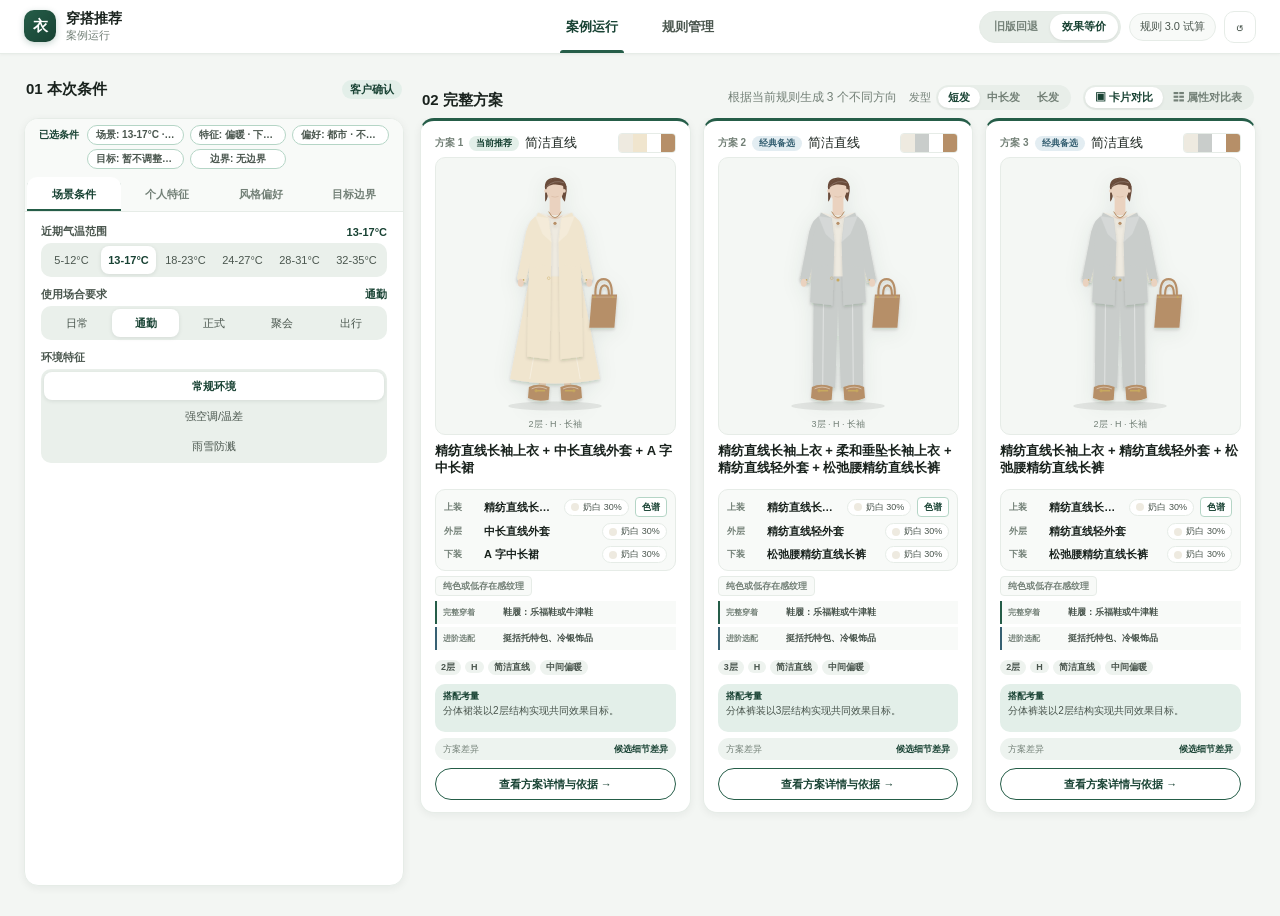
<file: index.html>
<!doctype html>
<html lang="zh-CN">
<head>
  <meta charset="utf-8">
  <meta name="viewport" content="width=device-width, initial-scale=1">
  <meta name="color-scheme" content="light">
  <title>穿搭推荐案例运行</title>
  <link rel="stylesheet" href="styles.css?v=logic-3.0-p12">
  <script defer src="rules-data.js?v=logic-3.0-p12"></script>
  <script defer src="canonical-data.js?v=logic-3.0-p12"></script>
  <script defer src="canonical-input-adapter.js?v=logic-3.0-p12"></script>
  <script defer src="canonical-rule-engine.js?v=logic-3.0-p12"></script>
  <script defer src="canonical-output-adapter.js?v=logic-3.0-p12"></script>
  <script defer src="v3-runtime.js?v=logic-3.0-p12"></script>
  <script defer src="v3-prototype-adapter.js?v=logic-3.0-p12"></script>
  <script defer src="rule-engine.js?v=logic-3.0-p12"></script>
  <script defer src="app.js?v=logic-3.0-p12"></script>
</head>
<body class="demo-page">
  <header class="app-header">
    <a class="brand" href="index.html" aria-label="穿搭推荐首页">
      <span class="brand-mark" aria-hidden="true">衣</span>
      <span>
        <strong>穿搭推荐</strong>
        <small>案例运行</small>
      </span>
    </a>

    <nav class="page-nav" aria-label="页面导航">
      <a class="is-active" href="index.html">案例运行</a>
      <a href="rules.html">规则管理</a>
    </nav>

    <div class="header-actions">
      <div class="engine-mode-bar" id="engineModeBar" role="radiogroup" aria-label="推荐规则版本">
        <button class="engine-mode-button" type="button" role="radio" aria-checked="false" data-engine-mode="v2">旧版回退</button>
        <button class="engine-mode-button is-active" type="button" role="radio" aria-checked="true" data-engine-mode="v3">效果等价</button>
      </div>
      <span class="version-chip" id="ruleVersion">规则 0.9.0</span>
      <button class="icon-button" id="resetInputButton" type="button" title="恢复默认输入" aria-label="恢复默认输入">↺</button>
    </div>
  </header>

  <main class="demo-main">
    <section class="demo-column demo-column-input">
      <div class="module-heading module-heading--input">
        <div>
          <h1>01 本次条件</h1>
        </div>
        <span class="source-badge">客户确认</span>
      </div>

      <aside class="surface input-surface" aria-label="本次输入条件">
        <div class="input-sticky-header" id="inputStickyHeader">
          <div class="condition-snapshot" id="conditionSnapshot" aria-label="已选输入概览"></div>
          <nav class="input-tabs" id="inputTabs" aria-label="输入分组"></nav>
        </div>
        <div class="input-content" id="inputContent"></div>
      </aside>
    </section>

    <section class="demo-column demo-column-results">
      <div class="module-heading recommendation-heading">
        <div>
          <h2 id="recommendationTitle">02 完整方案</h2>
        </div>
        <div class="recommendation-heading-controls">
          <p id="candidateSummary">根据当前规则生成 3 个不同方向</p>
          <div class="hair-style-control" aria-label="效果图发型">
            <span>发型</span>
            <div class="hair-style-bar" id="hairStyleBar" role="radiogroup" aria-label="效果图通用发型">
              <button class="hair-style-button is-active" type="button" role="radio" aria-checked="true" data-hair-style="short">短发</button>
              <button class="hair-style-button" type="button" role="radio" aria-checked="false" data-hair-style="medium">中长发</button>
              <button class="hair-style-button" type="button" role="radio" aria-checked="false" data-hair-style="long">长发</button>
            </div>
          </div>
          <div class="view-mode-bar" id="viewModeBar" role="group" aria-label="方案视图模式">
            <button class="view-mode-button is-active" type="button" data-view-mode="cards" title="卡片视图">▣ 卡片对比</button>
            <button class="view-mode-button" type="button" data-view-mode="table" title="多维属性对比表">☷ 属性对比表</button>
          </div>
        </div>
      </div>

      <section class="recommendation-section" aria-labelledby="recommendationTitle">
      <div class="candidate-grid" id="candidateGrid"></div>
      <div class="candidate-table-wrap" id="candidateTableView" hidden></div>
      <div class="empty-result" id="emptyResult" hidden></div>
      </section>
    </section>
  </main>

  <dialog class="detail-dialog" id="candidateDialog">
    <div class="dialog-header">
      <div>
        <p class="section-kicker" id="dialogCandidateName">方案详情与落地依据</p>
        <h2 id="dialogCandidateTitle">完整方案</h2>
      </div>
      <button class="icon-button" type="button" data-close-dialog title="关闭" aria-label="关闭">×</button>
    </div>
    <div id="candidateDetailContent"></div>
  </dialog>

  <div class="toast" id="toast" role="status" aria-live="polite"></div>
</body>
</html>
</file>
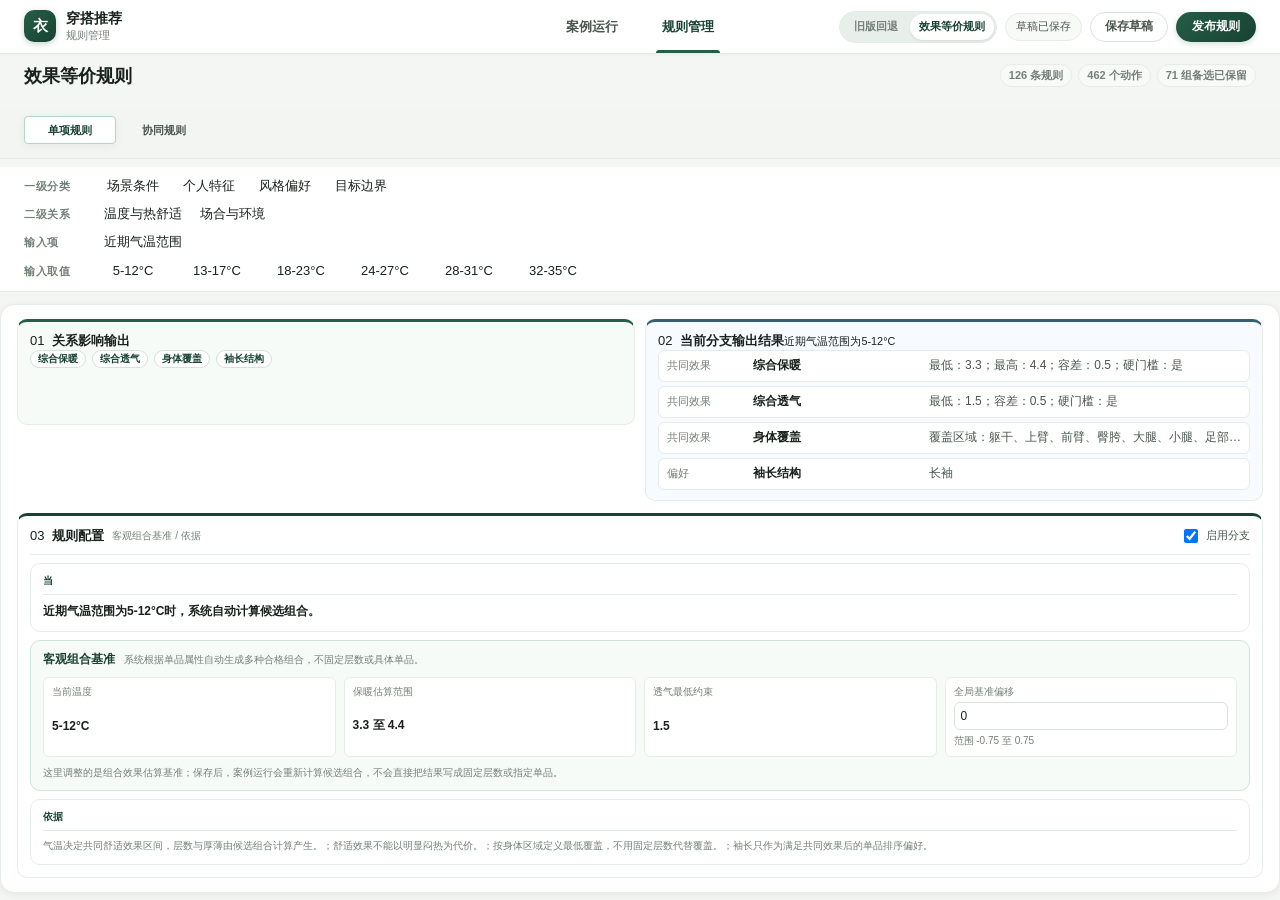
<file: rules.html>
<!doctype html>
<html lang="zh-CN">
<head>
  <meta charset="utf-8">
  <meta name="viewport" content="width=device-width, initial-scale=1">
  <meta name="color-scheme" content="light">
  <title>穿搭推荐规则管理</title>
  <link rel="stylesheet" href="styles.css?v=logic-3.0-p12">
  <script defer src="rules-data.js?v=logic-3.0-p12"></script>
  <script defer src="canonical-data.js?v=logic-3.0-p12"></script>
  <script defer src="canonical-input-adapter.js?v=logic-3.0-p12"></script>
  <script defer src="canonical-rule-engine.js?v=logic-3.0-p12"></script>
  <script defer src="canonical-output-adapter.js?v=logic-3.0-p12"></script>
  <script defer src="v3-runtime.js?v=logic-3.0-p12"></script>
  <script defer src="rule-engine.js?v=logic-3.0-p12"></script>
  <script defer src="rules-app.js?v=logic-3.0-p12"></script>
  <script defer src="v3-rules-workspace.js?v=logic-3.0-p12"></script>
</head>
<body class="rules-page">
  <header class="app-header">
    <a class="brand" href="index.html" aria-label="穿搭推荐首页">
      <span class="brand-mark" aria-hidden="true">衣</span>
      <span><strong>穿搭推荐</strong><small>规则管理</small></span>
    </a>
    <nav class="page-nav" aria-label="页面导航">
      <a href="index.html">案例运行</a>
      <a class="is-active" href="rules.html">规则管理</a>
    </nav>
    <div class="header-actions rules-header-actions">
      <div class="engine-mode-bar" id="engineModeBar" role="radiogroup" aria-label="规则版本">
        <button class="engine-mode-button" type="button" role="radio" aria-checked="false" data-engine-mode="v2">旧版回退</button>
        <button class="engine-mode-button is-active" type="button" role="radio" aria-checked="true" data-engine-mode="v3">效果等价规则</button>
      </div>
      <span class="save-state" id="saveState">草稿已保存</span>
      <button class="secondary-button" id="saveButton" type="button">保存草稿</button>
      <button class="primary-button" id="publishButton" type="button">发布规则</button>
      <button class="secondary-button" id="v3SaveButton" type="button" hidden>保存草稿</button>
      <button class="primary-button" id="v3PublishButton" type="button" hidden>发布规则</button>
    </div>
  </header>

  <main class="rules-main">
    <nav class="rules-mode-bar" aria-label="规则管理工作模式">
      <div class="rules-mode-tabs" id="rulesModeTabs">
        <button class="is-active" type="button" data-rules-mode="overview">规则总览</button>
        <button type="button" data-rules-mode="configure">规则配置</button>
      </div>
      <div class="rules-mode-actions">
        <span id="ruleSetVersion">发布版 0.9.0</span>
        <button class="secondary-button" id="resourceButton" type="button">基础资料</button>
        <button class="text-button" id="resetRulesButton" type="button">恢复默认</button>
      </div>
    </nav>

    <section class="rules-mode-view overview-view" id="overviewView">
      <div class="overview-heading">
        <div><h1>规则总览</h1></div>
        <div class="overview-legend">
          <span class="is-strong"><i></i>直接影响</span>
          <span class="is-medium"><i></i>间接影响</span>
          <span class="is-light"><i></i>条件影响</span>
          <small>点击色块查看关系</small>
        </div>
      </div>
      <div class="overview-matrix-wrap" id="overviewMatrixWrap">
        <table class="overview-matrix" id="overviewMatrix"></table>
      </div>
      <div class="overview-mobile-list" id="overviewMobileList"></div>
    </section>

    <section class="rules-mode-view configure-view" id="configureView" hidden>
      <div class="config-rule-mode" id="configRuleMode" role="tablist" aria-label="规则类型">
        <button class="is-active" type="button" role="tab" aria-selected="true" data-config-rule-mode="atomic">单项规则</button>
        <button type="button" role="tab" aria-selected="false" data-config-rule-mode="joint">协同矩阵</button>
      </div>
      <div class="config-tier-bar">
        <div class="config-tier-row config-tier1-row">
          <span class="config-tier-label">一级分类</span>
          <nav class="config-tier1-tabs" id="configTier1Tabs" aria-label="输入一级分类" role="tablist"></nav>
        </div>
        <div class="config-tier-row config-tier2-row">
          <span class="config-tier-label">二级关系</span>
          <nav class="config-tier2-chips" id="configTier2Chips" aria-label="具体业务关系" role="tablist"></nav>
        </div>
        <div class="config-tier-row config-tier3-row">
          <span class="config-tier-label" id="configTier3Label">输入项</span>
          <nav class="config-tier3-chips" id="configTier3Chips" aria-label="具体输入项" role="tablist"></nav>
        </div>
        <div class="config-tier-row config-tier4-row" id="configTier4Row" hidden>
          <span class="config-tier-label" id="configTier4Label">输入取值</span>
          <nav class="config-tier3-chips config-tier4-chips" id="configTier4Chips" aria-label="具体输入取值" role="tablist"></nav>
        </div>
      </div>

      <div class="relationship-workspace">
        <section class="relationship-editor" id="relationshipEditor">
          <div class="editor-toolbar">
            <h2 class="sr-only" id="editorTitle">选择一条关系</h2>
            <div class="editor-actions" id="editorActions" hidden>
              <button class="icon-button" id="duplicateButton" type="button" title="复制分支" aria-label="复制分支">⧉</button>
              <button class="icon-button is-danger" id="deleteButton" type="button" title="删除分支" aria-label="删除分支">×</button>
            </div>
          </div>
          <div class="editor-content" id="editorContent"><div class="editor-empty"><strong>选择一条关系开始配置</strong></div></div>
        </section>
      </div>
    </section>

    <section class="v3-rules-view" id="v3RulesView" hidden>
      <div class="v3-workbench-heading">
        <div><h1>效果等价规则</h1></div>
        <div class="v3-workbench-meta" id="v3WorkbenchMeta"></div>
      </div>
      <div class="config-rule-mode" id="v3RuleMode" role="tablist" aria-label="效果等价规则类型">
        <button class="is-active" type="button" role="tab" aria-selected="true" data-v3-rule-mode="atomic">单项规则</button>
        <button type="button" role="tab" aria-selected="false" data-v3-rule-mode="joint">协同规则</button>
      </div>
      <div class="config-tier-bar v3-tier-bar">
        <div class="config-tier-row"><span class="config-tier-label">一级分类</span><nav class="config-tier1-tabs" id="v3Tier1" role="tablist"></nav></div>
        <div class="config-tier-row"><span class="config-tier-label">二级关系</span><nav class="config-tier2-chips" id="v3Tier2" role="tablist"></nav></div>
        <div class="config-tier-row"><span class="config-tier-label">输入项</span><nav class="config-tier3-chips" id="v3Tier3" role="tablist"></nav></div>
        <div class="config-tier-row"><span class="config-tier-label">输入取值</span><nav class="config-tier3-chips config-tier4-chips" id="v3Tier4" role="tablist"></nav></div>
      </div>
      <div class="v3-relationship-workspace"><section class="relationship-editor"><div class="editor-content" id="v3EditorContent"></div></section></div>
    </section>
  </main>

  <dialog class="resource-dialog" id="resourceDialog">
    <div class="dialog-header">
      <div><p class="section-kicker">基础资料</p><h2>输入、服装、配色与潮流方向</h2></div>
      <button class="icon-button" type="button" data-close-resource title="关闭" aria-label="关闭">×</button>
    </div>
    <nav class="resource-tabs" id="resourceTabs" aria-label="基础资料分类"></nav>
    <div class="resource-content" id="resourceContent"></div>
  </dialog>

  <dialog class="validation-dialog" id="validationDialog">
    <div class="dialog-header">
      <div>
        <p class="section-kicker">规则校验诊断</p>
        <h2 id="validationTitle">规则存在未满足项</h2>
      </div>
      <button class="icon-button" type="button" data-close-validation title="关闭" aria-label="关闭">×</button>
    </div>
    <div class="validation-content" id="validationContent"></div>
    <div class="dialog-actions">
      <button class="primary-button" type="button" data-close-validation>返回修改</button>
    </div>
  </dialog>

  <dialog class="confirm-dialog" id="confirmDialog">
    <h2 id="confirmTitle">确认操作</h2>
    <p id="confirmMessage"></p>
    <div class="dialog-actions">
      <button class="secondary-button" type="button" data-confirm-cancel>取消</button>
      <button class="primary-button" type="button" data-confirm-ok>确认</button>
    </div>
  </dialog>
  <div class="toast" id="toast" role="status" aria-live="polite"></div>
</body>
</html>
</file>
<file: styles.css>
:root {
  color-scheme: light;
  --bg: #f3f6f3;
  --surface: #ffffff;
  --surface-muted: #f8faf8;
  --surface-strong: #edf2ee;
  --border: #dbe2dc;
  --border-subtle: #e6ece7;
  --border-strong: #b8c4ba;
  
  --text: #19221d;
  --text-soft: #4a564e;
  --text-muted: #738077;
  
  --green: #255d48;
  --green-dark: #184233;
  --green-soft: #e3efe9;
  --green-border: #b5d5c6;

  --red: #9e3935;
  --red-dark: #7a2824;
  --red-soft: #fae9e8;
  --red-border: #e8bfbb;

  --amber: #8a631e;
  --amber-soft: #f7eedf;
  --amber-border: #e6cca4;

  --blue: #366072;
  --blue-soft: #e3edf2;
  --blue-border: #b8d2de;

  --radius-xs: 4px;
  --radius-sm: 6px;
  --radius-md: 10px;
  --radius-lg: 14px;
  --radius-xl: 20px;
  --radius-pill: 9999px;

  --shadow-xs: 0 1px 3px rgba(22, 38, 29, 0.04);
  --shadow-sm: 0 2px 8px rgba(22, 38, 29, 0.06);
  --shadow-md: 0 6px 20px rgba(22, 38, 29, 0.08);
  --shadow-lg: 0 16px 44px rgba(22, 38, 29, 0.13);

  --content-max-width: 1440px;
  --page-gutter: 24px;
  --input-panel-height: 420px;
  --header-height: 54px;
  font-family: -apple-system, BlinkMacSystemFont, "PingFang SC", "Hiragino Sans GB", "Microsoft YaHei", "Segoe UI", Roboto, sans-serif;
  font-size: 13px;
  color: var(--text);
  background: var(--bg);
}

* {
  box-sizing: border-box;
}

html,
body {
  min-height: 100%;
  margin: 0;
  background: var(--bg);
}

[hidden] {
  display: none !important;
}

button,
input,
select,
textarea {
  font: inherit;
  color: inherit;
}

button,
a,
select,
input,
textarea {
  outline: none;
}

button,
select,
input[type="checkbox"],
input[type="file"] {
  cursor: pointer;
}

button:focus-visible,
a:focus-visible,
select:focus-visible,
input:focus-visible,
textarea:focus-visible {
  outline: 2px solid var(--green);
  outline-offset: 2px;
}

a {
  color: inherit;
  text-decoration: none;
}

h1, h2, h3, p {
  margin: 0;
}

button {
  border: 0;
  background: none;
}

/* =========================================================
   Top Header & Global Navigation
   ========================================================= */

.app-header {
  position: sticky;
  z-index: 30;
  top: 0;
  height: var(--header-height);
  display: grid;
  grid-template-columns: minmax(180px, 1fr) auto minmax(280px, 1fr);
  align-items: center;
  gap: 20px;
  padding: 0 max(var(--page-gutter), calc((100% - var(--content-max-width)) / 2));
  border-bottom: 1px solid var(--border-subtle);
  background: rgba(255, 255, 255, 0.94);
  backdrop-filter: blur(10px);
  box-shadow: var(--shadow-xs);
}

.brand {
  justify-self: start;
  display: inline-flex;
  align-items: center;
  gap: 10px;
}

.brand-mark {
  display: grid;
  width: 32px;
  height: 32px;
  place-items: center;
  border-radius: var(--radius-md);
  color: #fff;
  background: linear-gradient(135deg, var(--green), var(--green-dark));
  font-size: 15px;
  font-weight: 700;
  box-shadow: 0 2px 6px rgba(37, 93, 72, 0.25);
}

.brand > span:last-child {
  display: grid;
  gap: 1px;
}

.brand strong {
  font-size: 14px;
  line-height: 1.2;
  font-weight: 700;
}

.brand small {
  color: var(--text-muted);
  font-size: 11px;
}

.page-nav {
  align-self: stretch;
  display: flex;
  align-items: stretch;
  gap: 4px;
}

.page-nav a {
  position: relative;
  display: grid;
  min-width: 92px;
  place-items: center;
  padding: 0 16px;
  color: var(--text-soft);
  font-weight: 600;
  font-size: 13px;
  transition: all 140ms ease;
}

.page-nav a::after {
  position: absolute;
  right: 14px;
  bottom: 0;
  left: 14px;
  height: 3px;
  border-radius: 3px 3px 0 0;
  background: transparent;
  content: "";
  transition: background 140ms ease;
}

.page-nav a:hover,
.page-nav a.is-active {
  color: var(--green-dark);
}

.page-nav a.is-active::after {
  background: var(--green);
}

.header-actions {
  justify-self: end;
  display: flex;
  align-items: center;
  gap: 8px;
}

.engine-mode-bar {
  display: inline-flex;
  flex: 0 0 auto;
  padding: 2px;
  border: 1px solid var(--border-subtle);
  border-radius: var(--radius-pill);
  background: #e8eee9;
}

.engine-mode-button {
  min-width: 68px;
  min-height: 26px;
  padding: 3px 9px;
  border-radius: var(--radius-pill);
  color: var(--text-muted);
  font-size: 11px;
  font-weight: 600;
  white-space: nowrap;
}

.engine-mode-button:hover,
.engine-mode-button.is-active {
  color: var(--green-dark);
  background: var(--surface);
}

.engine-mode-button.is-active {
  box-shadow: 0 1px 3px rgba(0, 0, 0, 0.08);
}

.v3-rules-view {
  display: grid;
  gap: 12px;
  min-width: 0;
  min-height: 0;
  overflow-x: hidden;
  overflow-y: auto;
}

.v3-workbench-heading {
  display: flex;
  min-height: 36px;
  align-items: center;
  justify-content: space-between;
  gap: 16px;
  padding: 0 24px;
}

.v3-workbench-heading h1 {
  font-size: 18px;
}

.v3-workbench-meta {
  display: flex;
  flex-wrap: wrap;
  justify-content: flex-end;
  gap: 6px;
}

.v3-workbench-meta span,
.v3-readonly-status {
  padding: 3px 8px;
  border: 1px solid var(--border-subtle);
  border-radius: var(--radius-pill);
  color: var(--text-muted);
  background: var(--surface-muted);
  font-size: 11px;
  font-weight: 600;
}

.v3-tier-bar {
  margin-top: -4px;
}

#v3Tier4 {
  overflow-x: auto;
  flex-wrap: nowrap;
  padding-bottom: 3px;
  scrollbar-width: thin;
  scroll-padding-inline: 76px;
}

#v3Tier1,
#v3Tier2,
#v3Tier3,
#v3Tier4 {
  min-width: 0;
  overflow-x: auto;
  scrollbar-width: thin;
  scroll-padding-inline: 76px;
}

#v3Tier1 button,
#v3Tier2 button,
#v3Tier3 button,
#v3Tier4 button {
  min-width: 70px;
  flex: 0 0 auto;
  white-space: nowrap;
}

.v3-relationship-workspace {
  min-width: 0;
  min-height: 0;
  height: auto;
}

.v3-action-list {
  display: grid;
  gap: 4px;
  min-width: 0;
}

.v3-action-editor-list {
  display: grid;
  gap: 6px;
}

.v3-action-editor-row {
  display: grid;
  grid-template-columns: 104px minmax(150px, 0.75fr) minmax(260px, 1.4fr) 32px;
  align-items: start;
  gap: 6px;
  padding: 7px;
  border: 1px solid var(--border-subtle);
  border-radius: var(--radius-sm);
  background: var(--surface-muted);
}

.v3-action-editor-row select,
.v3-action-editor-row input,
.v3-rule-clause--why textarea {
  width: 100%;
  min-width: 0;
  border: 1px solid var(--border);
  border-radius: var(--radius-sm);
  color: var(--text);
  background: var(--surface);
  font-size: 11px;
}

.v3-action-editor-row select,
.v3-action-editor-row input {
  min-height: 32px;
  padding: 4px 7px;
}

.v3-action-value-editor {
  min-width: 0;
}

.v3-range-editor,
.v3-structured-editor {
  display: grid;
  grid-template-columns: repeat(2, minmax(0, 1fr));
  gap: 5px;
}

.v3-range-editor label,
.v3-structured-editor label {
  display: grid;
  min-width: 0;
  gap: 3px;
}

.v3-range-editor label > span,
.v3-structured-editor label > span {
  color: var(--text-muted);
  font-size: 10px;
}

.v3-range-editor .v3-hard-gate {
  display: flex;
  min-height: 32px;
  align-items: center;
  gap: 6px;
}

.v3-range-editor .v3-hard-gate input {
  width: 14px;
  min-height: 14px;
}

.v3-value-options {
  display: flex;
  flex-wrap: wrap;
  gap: 4px;
}

.v3-value-options label {
  position: relative;
}

.v3-value-options input {
  position: absolute;
  opacity: 0;
  pointer-events: none;
}

.v3-value-options span {
  display: inline-flex;
  min-height: 28px;
  align-items: center;
  padding: 3px 8px;
  border: 1px solid var(--border-subtle);
  border-radius: var(--radius-pill);
  color: var(--text-muted);
  background: var(--surface);
  font-size: 10px;
  white-space: nowrap;
  cursor: pointer;
}

.v3-value-options input:checked + span {
  border-color: var(--green);
  color: var(--green-dark);
  background: var(--green-soft);
  font-weight: 700;
}

.v3-add-action {
  margin-top: 7px;
}

.v3-rule-enabled {
  display: inline-flex;
  align-items: center;
  gap: 5px;
  margin-left: auto;
  color: var(--text-soft);
  font-size: 11px;
}

.v3-rule-enabled input {
  width: 14px;
  height: 14px;
}

.v3-rule-clause--why textarea {
  min-height: 132px;
  padding: 8px;
  resize: vertical;
  line-height: 1.55;
}

.v3-action-row {
  display: grid;
  grid-template-columns: 78px minmax(100px, 0.7fr) minmax(180px, 1.3fr);
  min-height: 32px;
  align-items: center;
  gap: 8px;
  padding: 5px 8px;
  border: 1px solid var(--border-subtle);
  border-radius: var(--radius-sm);
  background: var(--surface);
}

.v3-action-row span {
  color: var(--text-muted);
  font-size: 11px;
}

.v3-action-row strong,
.v3-action-row em {
  min-width: 0;
  overflow: hidden;
  text-overflow: ellipsis;
  white-space: nowrap;
  font-size: 12px;
  font-style: normal;
}

.v3-action-row em {
  color: var(--text-soft);
}

.v3-rule-summary {
  display: grid;
  grid-template-columns: repeat(2, minmax(0, 1fr));
  align-items: start;
  gap: 10px;
  margin-bottom: 12px;
}

.v3-rule-summary-submodule,
.v3-rule-config {
  border: 1px solid var(--border-subtle);
  border-radius: var(--radius-md);
  background: var(--surface);
}

.v3-rule-summary-submodule {
  display: flex;
  min-width: 0;
  min-height: 106px;
  flex-direction: column;
  padding: 10px 12px;
}

.v3-relation-impact {
  border-top: 3px solid var(--green);
  background: #f6fbf8;
}

.v3-branch-output {
  border-top: 3px solid var(--blue);
  background: #f7faff;
}

.v3-rule-summary-heading,
.v3-rule-config-heading {
  display: flex;
  align-items: center;
  gap: 8px;
}

.v3-rule-config {
  padding: 10px 12px 12px;
  border-top: 3px solid var(--green-dark);
}

.v3-rule-config-heading {
  margin-bottom: 8px;
  padding-bottom: 8px;
  border-bottom: 1px solid var(--border-subtle);
}

.v3-rule-config-heading small {
  color: var(--text-muted);
  font-size: 10px;
}

.v3-objective-when,
.v3-objective-calibration,
.v3-objective-why {
  min-width: 0;
  padding: 10px 12px;
  border: 1px solid var(--border-subtle);
  border-radius: var(--radius-md);
  background: var(--surface);
}

.v3-objective-when {
  margin-bottom: 8px;
}

.v3-objective-calibration {
  border-color: #cfe4d8;
  background: #f7fbf8;
}

.v3-objective-calibration-head {
  display: flex;
  align-items: baseline;
  gap: 9px;
  margin-bottom: 9px;
}

.v3-objective-calibration-head strong {
  color: var(--green-dark);
  font-size: 12px;
}

.v3-objective-calibration-head span,
.v3-objective-calibration-note,
.v3-objective-calibration-grid small,
.v3-objective-why p {
  color: var(--text-muted);
  font-size: 10px;
  line-height: 1.55;
}

.v3-objective-calibration-grid {
  display: grid;
  grid-template-columns: repeat(4, minmax(0, 1fr));
  gap: 8px;
}

.v3-objective-calibration-grid > div,
.v3-objective-calibration-grid > label {
  display: grid;
  min-width: 0;
  gap: 3px;
  padding: 7px 8px;
  border: 1px solid var(--border-subtle);
  border-radius: var(--radius-sm);
  background: var(--surface);
}

.v3-objective-calibration-grid span {
  color: var(--text-muted);
  font-size: 10px;
}

.v3-objective-calibration-grid strong {
  color: var(--text);
  font-size: 12px;
}

.v3-objective-calibration-grid input {
  width: 100%;
  min-height: 28px;
  padding: 4px 6px;
  border: 1px solid var(--border);
  border-radius: var(--radius-sm);
  color: var(--text);
  background: var(--surface);
  font-size: 12px;
}

.v3-objective-calibration-note {
  margin: 8px 0 0;
}

.v3-objective-why {
  margin-top: 8px;
}

.v3-objective-why p {
  margin: 0;
}

.v3-natural-rule-card {
  display: grid;
  grid-template-columns: minmax(220px, 0.7fr) minmax(480px, 1.7fr) minmax(240px, 0.8fr);
  align-items: start;
  gap: 8px;
}

.v3-rule-clause {
  min-width: 0;
  padding: 9px 10px 10px;
  border: 1px solid var(--border-subtle);
  border-radius: var(--radius-md);
  background: var(--surface);
}

.v3-rule-clause-label {
  margin-bottom: 7px;
  padding-bottom: 6px;
  border-bottom: 1px solid var(--border-subtle);
  color: var(--green-dark);
  font-size: 10px;
  font-weight: 800;
}

.v3-when-statement {
  margin: 0;
  color: var(--text);
  font-size: 12px;
  font-weight: 650;
  line-height: 1.65;
}

.v3-rule-clause--why p {
  margin: 0;
  color: var(--text-soft);
  font-size: 12px;
  line-height: 1.6;
}

@media (max-width: 720px) {
  .v3-objective-calibration-grid {
    grid-template-columns: repeat(2, minmax(0, 1fr));
  }
  .v3-workbench-heading {
    align-items: flex-start;
    flex-direction: column;
    padding-inline: 12px;
  }

  .v3-workbench-meta {
    justify-content: flex-start;
  }

  .v3-action-row {
    grid-template-columns: 72px 1fr;
  }

  .v3-action-row em {
    grid-column: 1 / -1;
  }

  .v3-action-editor-row {
    grid-template-columns: 1fr;
  }

  .v3-action-editor-row .icon-button {
    justify-self: end;
  }

  .v3-rule-summary,
  .v3-natural-rule-card {
    grid-template-columns: 1fr;
  }
}

.version-chip,
.save-state {
  display: inline-flex;
  min-height: 28px;
  align-items: center;
  padding: 0 10px;
  border: 1px solid var(--border-subtle);
  border-radius: var(--radius-pill);
  color: var(--text-soft);
  background: var(--surface-muted);
  font-size: 11px;
}

.save-state.is-dirty {
  border-color: var(--amber-border);
  color: var(--amber);
  background: var(--amber-soft);
  font-weight: 600;
}

.icon-button {
  display: inline-grid;
  width: 32px;
  height: 32px;
  flex: 0 0 32px;
  place-items: center;
  border: 1px solid var(--border-subtle);
  border-radius: var(--radius-md);
  color: var(--text-soft);
  background: var(--surface);
  font-size: 15px;
  line-height: 1;
  transition: all 120ms ease;
}

.icon-button:hover {
  border-color: var(--border);
  color: var(--green-dark);
  background: var(--surface-muted);
}

.icon-button.is-danger:hover {
  border-color: var(--red-border);
  color: var(--red);
  background: var(--red-soft);
}

.primary-button,
.secondary-button,
.detail-button,
.text-button {
  min-height: 30px;
  border-radius: var(--radius-pill);
  font-weight: 600;
  font-size: 12px;
  transition: all 120ms ease;
}

.primary-button {
  padding: 0 16px;
  color: #fff;
  background: linear-gradient(135deg, var(--green), var(--green-dark));
  box-shadow: 0 2px 6px rgba(37, 93, 72, 0.2);
}

.primary-button:hover {
  box-shadow: 0 4px 12px rgba(37, 93, 72, 0.3);
  transform: translateY(-1px);
}

.secondary-button {
  padding: 0 14px;
  border: 1px solid var(--border);
  color: var(--text-soft);
  background: var(--surface);
}

.secondary-button:hover {
  border-color: var(--green);
  color: var(--green-dark);
  background: var(--green-soft);
}

.text-button {
  min-height: 24px;
  padding: 0 8px;
  color: var(--green);
  background: transparent;
  font-size: 12px;
  font-weight: 600;
}

.text-button:hover {
  color: var(--green-dark);
  text-decoration: underline;
}

.section-kicker {
  color: var(--green);
  font-size: 10px;
  font-weight: 800;
  letter-spacing: 0.5px;
  text-transform: uppercase;
}

/* =========================================================
   Case Runner Page (index.html)
   ========================================================= */

.demo-main {
  max-width: var(--content-max-width);
  width: calc(100% - var(--page-gutter) * 2);
  margin: 14px auto 30px;
  display: grid;
  grid-template-columns: minmax(340px, 380px) minmax(0, 1fr);
  gap: 16px;
  align-items: start;
}

.demo-column {
  min-width: 0;
}

.demo-column-input {
  position: sticky;
  top: calc(var(--header-height) + 14px);
  height: calc(100vh - var(--header-height) - 28px);
  max-height: calc(100vh - var(--header-height) - 28px);
  min-height: 0;
  display: flex;
  flex-direction: column;
}

.surface {
  min-width: 0;
  border: 1px solid var(--border-subtle);
  border-radius: var(--radius-lg);
  background: var(--surface);
  box-shadow: var(--shadow-sm);
}

.input-surface {
  position: static;
  max-height: none;
  min-height: 0;
  flex: 1 1 auto;
  display: flex;
  flex-direction: column;
  overflow: hidden;
}

.module-heading {
  min-height: 50px;
  display: flex;
  align-items: center;
  justify-content: space-between;
  gap: 14px;
  padding: 0 2px 8px;
}

.module-heading h1,
.module-heading h2 {
  margin-top: 1px;
  font-size: 15px;
  line-height: 1.25;
  font-weight: 700;
}

.surface-header {
  min-height: 50px;
  display: flex;
  align-items: center;
  justify-content: space-between;
  gap: 14px;
  padding: 8px 16px;
  border-bottom: 1px solid var(--border-subtle);
  border-radius: var(--radius-lg) var(--radius-lg) 0 0;
  flex: 0 0 auto;
}

.surface-header h1,
.surface-header h2,
.recommendation-heading h2 {
  margin-top: 1px;
  font-size: 15px;
  line-height: 1.25;
  font-weight: 700;
}

.source-badge,
.calculation-state {
  flex: 0 0 auto;
  padding: 2px 8px;
  border-radius: var(--radius-pill);
  color: var(--green-dark);
  background: var(--green-soft);
  font-size: 11px;
  font-weight: 600;
}

.calculation-state.is-working {
  color: var(--amber);
  background: var(--amber-soft);
}

.analysis-header-right {
  display: flex;
  align-items: center;
  gap: 8px;
}

.impact-hint {
  color: var(--text-muted);
  font-size: 11px;
}

/* Integrated Condition Snapshot Bar */
.input-sticky-header {
  position: static;
  background: var(--surface-muted);
  border-bottom: 1px solid var(--border-subtle);
  flex: 0 0 auto;
}

.condition-snapshot {
  height: 58px;
  box-sizing: border-box;
  padding: 6px 14px;
  background: transparent;
  overflow: hidden;
}

.snapshot-inner {
  display: grid;
  grid-template-columns: 40px minmax(0, 1fr);
  align-items: start;
  gap: 4px 8px;
  height: 44px;
}

.snapshot-label {
  align-self: start;
  padding-top: 3px;
  color: var(--green-dark);
  font-size: 10px;
  font-weight: 700;
  text-transform: uppercase;
}

.snapshot-badges {
  display: grid;
  grid-template-columns: repeat(3, minmax(0, 1fr));
  grid-auto-rows: 20px;
  min-width: 0;
  gap: 4px 6px;
}

.snapshot-chip {
  width: 100%;
  min-width: 0;
  box-sizing: border-box;
  overflow: hidden;
  padding: 2px 8px;
  border: 1px solid var(--green-border);
  border-radius: var(--radius-pill);
  color: var(--text-soft);
  background: var(--surface);
  font-size: 10px;
  font-weight: 600;
  text-overflow: ellipsis;
  white-space: nowrap;
  transition: all 120ms ease;
}

.boundary-subgroup {
  display: grid;
  gap: 8px;
  margin-top: 12px;
}

.boundary-subgroup > strong {
  color: var(--text-muted);
  font-size: 11px;
  letter-spacing: 0;
}

.decision-status {
  display: inline-flex;
  align-items: center;
  min-height: 24px;
  padding: 3px 8px;
  border-radius: var(--radius-pill);
  background: var(--surface-muted);
  color: var(--text-muted);
  font-size: 11px;
  font-weight: 700;
}

.decision-status.is-good {
  color: var(--green-dark);
  background: var(--green-pale);
}

.decision-status.is-partial {
  color: #8a5a14;
  background: #fff4d6;
}

.dialog-muted {
  margin: 0;
  color: var(--text-muted);
  font-size: 12px;
}

.snapshot-chip:hover,
.snapshot-chip.is-active {
  border-color: var(--green);
  color: var(--green-dark);
  background: var(--green-soft);
}

.input-tabs {
  display: grid;
  grid-template-columns: repeat(4, minmax(0, 1fr));
  background: transparent;
  padding: 0 2px 0;
}

.input-tabs button {
  min-width: 0;
  height: 34px;
  padding: 0 4px;
  overflow: hidden;
  color: var(--text-muted);
  border-radius: var(--radius-md) var(--radius-md) 0 0;
  font-size: 11px;
  font-weight: 600;
  text-overflow: ellipsis;
  white-space: nowrap;
  transition: all 120ms ease;
}

.input-tabs button:hover {
  color: var(--green-dark);
  background: #eef3ef;
}

.input-tabs button.is-active {
  color: var(--green-dark);
  background: var(--surface);
  box-shadow: inset 0 -2px 0 var(--green);
  font-weight: 700;
}

.input-content {
  flex: 1 1 auto;
  height: auto;
  max-height: none;
  overflow-y: auto;
  padding: 12px 16px;
  box-sizing: border-box;
}

.input-content::-webkit-scrollbar {
  width: 6px;
}

.input-content::-webkit-scrollbar-track {
  background: transparent;
}

.input-content::-webkit-scrollbar-thumb {
  background: var(--border);
  border-radius: var(--radius-pill);
}

.input-content::-webkit-scrollbar-thumb:hover {
  background: var(--border-strong);
}

.input-section {
  padding: 0 0 12px;
  margin-bottom: 12px;
  border-bottom: 1px solid var(--border-subtle);
}

.input-section:last-child {
  padding-bottom: 0;
  margin-bottom: 0;
  border-bottom: 0;
}

.input-section-heading {
  display: flex;
  align-items: baseline;
  gap: 8px;
  margin-bottom: 8px;
}

.input-section-heading strong {
  color: var(--text);
  font-size: 12px;
}

.input-section-heading span {
  color: var(--text-muted);
  font-size: 10px;
}

.input-section--face {
  max-width: 620px;
}

/* Modern iOS-style Pill Segment Controls */
.pill-segment-control {
  display: grid;
  padding: 3px;
  background: #eaf0eb;
  border-radius: var(--radius-md);
  gap: 2px;
}

.segment-control--2 { grid-template-columns: repeat(2, minmax(0, 1fr)); }
.segment-control--4 { grid-template-columns: repeat(4, minmax(0, 1fr)); }
.segment-control--5 { grid-template-columns: repeat(5, minmax(0, 1fr)); }
.segment-control--6 { grid-template-columns: repeat(6, minmax(0, 1fr)); }
.segment-control--7 { grid-template-columns: repeat(4, minmax(0, 1fr)); }

.pill-segment-control button {
  min-width: 0;
  min-height: 28px;
  padding: 3px 4px;
  border-radius: calc(var(--radius-md) - 2px);
  color: var(--text-soft);
  background: transparent;
  font-size: 11px;
  font-weight: 500;
  line-height: 1.15;
  transition: all 140ms ease;
  white-space: nowrap;
  overflow: hidden;
  text-overflow: ellipsis;
}

.pill-segment-control button:hover {
  color: var(--green-dark);
}

.pill-segment-control button.is-active {
  color: var(--green-dark);
  background: var(--surface);
  font-weight: 700;
  box-shadow: 0 1px 4px rgba(22, 38, 29, 0.1);
}

.input-form-compact {
  display: grid;
  gap: 10px;
}

.form-item {
  display: grid;
  gap: 4px;
}

.form-item-header {
  display: flex;
  align-items: center;
  justify-content: space-between;
  font-size: 11px;
}

.form-item-header label {
  color: var(--text-soft);
  font-weight: 600;
}

.form-item-header strong {
  color: var(--green-dark);
  font-weight: 700;
}

.field-stack-grid {
  display: grid;
  grid-template-columns: repeat(2, minmax(0, 1fr));
  gap: 8px 10px;
}

.field-stack-grid--single {
  grid-template-columns: 1fr;
}

.field-stack-grid--ranges {
  grid-template-columns: 1fr;
}

.field-stack-grid--preference,
.preference-flow-grid {
  display: flex;
  flex-direction: column;
  gap: 12px;
}

.field-control,
.scale-control {
  display: grid;
  min-width: 0;
  gap: 4px;
}

.field-control > span,
.scale-label span {
  color: var(--text-soft);
  font-size: 11px;
  font-weight: 600;
}

.field-control select,
.editor-field input,
.editor-field select,
.editor-field textarea,
.search-input {
  width: 100%;
  min-width: 0;
  border: 1px solid var(--border);
  border-radius: var(--radius-md);
  color: var(--text);
  background: var(--surface);
  font-size: 12px;
  transition: border-color 140ms ease;
}

.field-control select {
  height: 30px;
  padding: 0 8px;
}

.scale-label {
  display: flex;
  align-items: center;
  justify-content: space-between;
  gap: 8px;
}

.scale-label strong {
  color: var(--green-dark);
  font-size: 11px;
  font-weight: 700;
}

.range-scale {
  display: grid;
  grid-template-columns: auto minmax(0, 1fr) auto;
  align-items: center;
  gap: 8px;
  min-height: 34px;
}

.range-form-item--inline {
  gap: 0;
}

.range-inline-row {
  display: grid;
  grid-template-columns: max-content minmax(0, 1fr);
  align-items: center;
  gap: 5px;
  min-height: 32px;
}

.range-inline-label {
  color: var(--text-soft);
  font-size: 11px;
  font-weight: 700;
  white-space: nowrap;
}

.range-form-item--inline .range-scale {
  min-width: 0;
  min-height: 30px;
  gap: 4px;
}

.range-form-item--inline .range-endpoint {
  min-width: 14px;
  font-size: 9px;
}

.range-form-item--inline .range-track {
  min-width: 120px;
  grid-template-columns: repeat(5, minmax(24px, 1fr));
  padding: 0 2px;
}

.range-form-item--inline .range-step {
  width: 24px;
  height: 24px;
}

.range-form-item--inline .range-dot {
  width: 7px;
  height: 7px;
}

.range-form-item--inline .range-step:hover .range-dot,
.range-form-item--inline .range-step.is-active .range-dot {
  width: 12px;
  height: 12px;
  box-shadow: 0 0 0 3px var(--green-soft);
}

.range-current {
  max-width: 42px;
  overflow: hidden;
  color: var(--green-dark);
  font-size: 9px;
  font-weight: 700;
  line-height: 1.2;
  text-align: right;
  text-overflow: ellipsis;
  white-space: nowrap;
}

.range-form-item--inline .range-current {
  display: none;
}

.range-endpoint {
  min-width: 28px;
  color: var(--text-muted);
  font-size: 10px;
  font-weight: 700;
  text-align: center;
  white-space: nowrap;
}

.range-track {
  position: relative;
  display: grid;
  grid-template-columns: repeat(5, minmax(28px, 1fr));
  align-items: center;
  min-height: 30px;
  padding: 0 4px;
}

.range-track::before {
  content: "";
  position: absolute;
  left: 10px;
  right: 10px;
  top: 50%;
  height: 2px;
  background: var(--border);
  transform: translateY(-50%);
}

.range-step {
  position: relative;
  z-index: 1;
  width: 28px;
  height: 28px;
  justify-self: center;
  display: grid;
  place-items: center;
  border-radius: 50%;
  background: transparent;
}

.range-dot {
  width: 8px;
  height: 8px;
  border: 2px solid var(--border-strong);
  border-radius: 50%;
  background: var(--surface);
  transition: all 140ms ease;
}

.range-step:hover .range-dot,
.range-step.is-active .range-dot {
  width: 14px;
  height: 14px;
  border-color: var(--green);
  background: var(--green);
  box-shadow: 0 0 0 4px var(--green-soft);
}

.option-scale--choice-flow .pill-segment-control {
  display: grid;
  grid-template-columns: repeat(4, minmax(0, 1fr));
  gap: 6px;
  padding: 0;
  background: transparent;
}

.option-scale--choice-flow .pill-segment-control button {
  width: 100%;
  min-width: 0;
  min-height: 32px;
  padding: 5px 10px;
  border: 1px solid var(--border-subtle);
  border-radius: var(--radius-pill);
  background: var(--surface-muted);
  white-space: nowrap;
  overflow: hidden;
  text-overflow: ellipsis;
}

.option-scale--choice-flow .pill-segment-control button.is-active {
  border-color: var(--green);
  background: var(--green-soft);
  box-shadow: none;
}

.trend-option-list {
  display: grid;
  grid-template-columns: repeat(4, minmax(0, 1fr));
  gap: 6px;
}

.trend-option-card {
  min-width: 0;
  min-height: 32px;
  display: grid;
  place-items: center;
  padding: 5px 6px;
  border: 1px solid var(--border-subtle);
  border-radius: var(--radius-md);
  background: var(--surface-muted);
  text-align: center;
}

.trend-option-card:hover,
.trend-option-card.is-active {
  border-color: var(--green-border);
  background: var(--green-soft);
}

.trend-option-card strong {
  min-width: 0;
  overflow: hidden;
  color: var(--text);
  font-size: 10px;
  text-overflow: ellipsis;
  white-space: nowrap;
}

.trend-option-card small {
  display: none;
}

.trend-route {
  align-items: center;
}

.trend-route > span {
  color: var(--green-dark);
  font-size: 10px;
  font-weight: 700;
}

.trend-influence-list {
  margin-top: 4px !important;
}

/* Appearance Matrix 3-row layout */
.appearance-matrix-wrap {
  display: grid;
  gap: 6px;
}

.appearance-row-card {
  padding: 6px 10px;
  border: 1px solid var(--border-subtle);
  border-radius: var(--radius-md);
  background: var(--surface-muted);
}

.appearance-row-title {
  display: flex;
  align-items: center;
  justify-content: space-between;
  margin-bottom: 4px;
}

.appearance-row-title strong {
  color: var(--text);
  font-size: 11px;
}

.appearance-row-title span {
  color: var(--text-muted);
  font-size: 10px;
}

.appearance-row-scales {
  display: grid;
  grid-template-columns: 1fr;
  gap: 6px;
}

.checkbox-grid {
  display: grid;
  grid-template-columns: repeat(2, minmax(0, 1fr));
  gap: 8px;
}

.check-control {
  display: grid;
  grid-template-columns: 20px minmax(0, 1fr);
  align-items: flex-start;
  gap: 8px;
  min-height: 48px;
  padding: 6px 8px;
  border: 1px solid var(--border-subtle);
  border-radius: var(--radius-md);
  background: var(--surface-muted);
  cursor: pointer;
  transition: all 120ms ease;
}

.check-control:hover,
.check-control.is-checked {
  border-color: var(--green-border);
  background: #f1f7f3;
}

.check-control input {
  position: absolute;
  opacity: 0;
  pointer-events: none;
}

.check-box {
  display: grid;
  width: 18px;
  height: 18px;
  place-items: center;
  border: 1px solid var(--border-strong);
  border-radius: var(--radius-xs);
  color: transparent;
  background: var(--surface);
  font-size: 11px;
  pointer-events: none;
}

.check-control input:checked + .check-box {
  border-color: var(--green);
  color: #fff;
  background: var(--green);
}

.check-control strong,
.check-control small {
  display: block;
}

.check-control strong {
  font-size: 11px;
}

.check-control small {
  margin-top: 1px;
  color: var(--text-muted);
  font-size: 10px;
}

.trend-input-summary {
  margin-top: 6px;
  padding: 6px 10px;
  border: 1px solid var(--green-border);
  border-radius: var(--radius-md);
  background: var(--green-soft);
}

.trend-input-summary div {
  display: flex;
  align-items: center;
  gap: 6px;
}

.trend-input-summary small {
  color: var(--green-dark);
  font-weight: 700;
  font-size: 9px;
}

.trend-input-summary strong {
  font-size: 11px;
}

.trend-input-summary p {
  display: flex;
  flex-wrap: wrap;
  gap: 4px;
  margin-top: 3px;
}

.trend-input-summary b {
  padding: 1px 5px;
  border-radius: var(--radius-pill);
  background: rgba(37, 93, 72, 0.12);
  font-size: 9px;
  font-weight: 600;
}

/* =========================================================
   Section 02: Categorized Impact Trace List (Compact Flow)
   ========================================================= */

.analysis-surface {
  display: grid;
  grid-template-rows: auto minmax(0, 1fr);
}

.analysis-trace-list {
  min-height: 240px;
  max-height: 295px;
  overflow: auto;
  padding: 8px 12px;
}

.analysis-categorized-list {
  display: grid;
  gap: 8px;
}

.analysis-sub-group {
  padding: 6px 8px;
  border: 1px solid var(--border-subtle);
  border-radius: var(--radius-md);
  background: var(--surface-muted);
}

.analysis-sub-group.is-hard-section {
  border-left: 3px solid var(--red);
  background: #fdfaf9;
}

.analysis-sub-title {
  margin-bottom: 4px;
  font-size: 10px;
  font-weight: 800;
  color: var(--text-muted);
  text-transform: uppercase;
}

.is-hard-section .analysis-sub-title {
  color: var(--red);
}

.impact-link-row {
  width: 100%;
  height: 32px;
  min-height: 32px;
  max-height: 34px;
  display: grid;
  grid-template-columns: minmax(110px, 0.85fr) 14px minmax(170px, 1.15fr) auto;
  align-items: center;
  gap: 6px;
  padding: 0 8px;
  margin-bottom: 3px;
  border: 1px solid transparent;
  border-radius: var(--radius-md);
  background: var(--surface);
  text-align: left;
  transition: all 120ms ease;
  cursor: pointer;
  overflow: hidden;
  box-sizing: border-box;
}

.impact-link-row:last-child {
  margin-bottom: 0;
}

.impact-link-row:hover {
  border-color: var(--green-border);
  background: var(--green-soft);
}

.impact-link-row.is-active {
  border-color: var(--green);
  background: #d8eae1;
}

.impact-input-text {
  font-size: 10px;
  font-weight: 600;
  color: var(--text-soft);
  white-space: nowrap;
  overflow: hidden;
  text-overflow: ellipsis;
}

.impact-arrow {
  color: var(--text-muted);
  font-size: 10px;
  text-align: center;
}

.impact-output-text {
  font-size: 10px;
  font-weight: 500;
  color: var(--green-dark);
  white-space: nowrap;
  overflow: hidden;
  text-overflow: ellipsis;
}

.impact-required {
  padding: 1px 6px;
  border-radius: var(--radius-pill);
  color: var(--red);
  background: var(--red-soft);
  font-size: 9px;
  font-style: normal;
  font-weight: 700;
  white-space: nowrap;
}

.analysis-empty {
  padding: 24px;
  color: var(--text-muted);
  text-align: center;
}

/* =========================================================
   Section 03: Recommendations (High Density & Rounded)
   ========================================================= */

.recommendation-section {
  margin-top: 0;
  min-width: 0;
}

.recommendation-heading {
  position: sticky;
  z-index: 5;
  top: calc(var(--header-height) + 14px);
  min-height: 50px;
  background: var(--bg);
  display: flex;
  align-items: flex-end;
  justify-content: space-between;
  gap: 16px;
  padding: 0 2px 8px;
}

.recommendation-heading-controls {
  display: flex;
  align-items: center;
  gap: 12px;
  flex-wrap: wrap;
  justify-content: flex-end;
}

.recommendation-heading-controls p {
  color: var(--text-muted);
  font-size: 12px;
}

.view-mode-bar {
  display: inline-flex;
  padding: 2px;
  background: #e8eee9;
  border-radius: var(--radius-pill);
}

.hair-style-control {
  display: inline-flex;
  align-items: center;
  gap: 5px;
  color: var(--text-muted);
  font-size: 11px;
  white-space: nowrap;
}

.hair-style-bar {
  display: inline-flex;
  padding: 2px;
  background: #e8eee9;
  border-radius: var(--radius-pill);
}

.hair-style-button {
  min-width: 42px;
  padding: 3px 7px;
  color: var(--text-muted);
  font-size: 11px;
  font-weight: 600;
  border-radius: var(--radius-pill);
  transition: color 120ms ease, background 120ms ease, box-shadow 120ms ease;
}

.hair-style-button:hover,
.hair-style-button.is-active {
  color: var(--green-dark);
  background: var(--surface);
}

.hair-style-button.is-active {
  font-weight: 700;
  box-shadow: 0 1px 3px rgba(0, 0, 0, 0.08);
}

.view-mode-button {
  padding: 3px 10px;
  color: var(--text-muted);
  font-size: 11px;
  font-weight: 600;
  border-radius: var(--radius-pill);
  transition: all 120ms ease;
}

.view-mode-button:hover,
.view-mode-button.is-active {
  color: var(--green-dark);
  background: var(--surface);
}

.view-mode-button.is-active {
  font-weight: 700;
  box-shadow: 0 1px 3px rgba(0, 0, 0, 0.08);
}

/* High-Density Rounded Candidate Card */
.candidate-grid {
  display: grid;
  grid-template-columns: repeat(3, minmax(0, 1fr));
  gap: 12px;
}

.candidate-card {
  min-width: 0;
  min-height: 520px;
  display: flex;
  flex-direction: column;
  padding: 12px 14px;
  border: 1px solid var(--border-subtle);
  border-top: 3px solid var(--green);
  border-radius: var(--radius-lg);
  background: var(--surface);
  box-shadow: var(--shadow-sm);
  transition: all 160ms ease;
  box-sizing: border-box;
}

.candidate-card[data-family="soft"] { border-top-color: #8d6657; }
.candidate-card[data-family="relaxed"] { border-top-color: var(--blue); }
.candidate-card[data-family="tailored"] { border-top-color: #38423d; }

.candidate-card.is-dimmed {
  opacity: 0.35;
}

.candidate-card.is-related {
  transform: translateY(-2px);
  box-shadow: var(--shadow-md);
  border-color: var(--green-border);
}

.candidate-card.is-active-selection {
  border-color: var(--green);
  box-shadow: 0 0 0 2px var(--green-soft), var(--shadow-md);
}

/* Transition Feedback on Refresh (>= 120ms gentle transition) */
@keyframes resultFadeIn {
  0% {
    opacity: 0.65;
    transform: translateY(3px);
  }
  100% {
    opacity: 1;
    transform: translateY(0);
  }
}

.candidate-grid.is-updating,
.candidate-table-wrap.is-updating,
.candidate-mobile-compare.is-updating,
.condition-snapshot.is-updating {
  animation: resultFadeIn 180ms cubic-bezier(0.16, 1, 0.3, 1) forwards;
}

.candidate-card-head {
  display: flex;
  align-items: center;
  justify-content: space-between;
  gap: 8px;
}

.outfit-illustration {
  display: flex;
  flex-direction: column;
  align-items: center;
  justify-content: space-between;
  min-height: 278px;
  height: 278px;
  padding: 5px 8px 4px;
  margin: 4px 0 2px;
  border: 1px solid var(--border-subtle);
  border-radius: var(--radius-md);
  background: #f4f7f4;
  box-sizing: border-box;
  overflow: hidden;
  position: relative;
  contain: layout paint;
}

.illustration-svg {
  display: block;
  width: min(100%, 198px);
  height: 252px;
  aspect-ratio: 11 / 14;
  filter: drop-shadow(0 4px 10px rgba(18, 32, 24, 0.08));
  flex: 0 0 auto;
}

.illustration-caption {
  color: var(--text-muted);
  font-size: 9px;
  line-height: 1.2;
  text-align: center;
  margin-top: 2px;
}

.illustration-warning {
  color: #9a5b18;
  font-size: 9px;
  line-height: 1.2;
  font-weight: 700;
  text-align: center;
}

.candidate-card-meta {
  display: flex;
  align-items: center;
  gap: 6px;
}

.candidate-number {
  color: var(--text-muted);
  font-size: 10px;
  font-weight: 700;
}

.candidate-feature-chip {
  padding: 1px 7px;
  border-radius: var(--radius-pill);
  font-size: 9px;
  font-weight: 700;
}

.candidate-feature-chip.is-primary {
  color: var(--green-dark);
  background: var(--green-soft);
}

.candidate-feature-chip.is-alt {
  color: var(--blue);
  background: var(--blue-soft);
}

.palette-strip {
  display: flex;
  flex: 0 0 auto;
  overflow: hidden;
  border: 1px solid var(--border-subtle);
  border-radius: var(--radius-xs);
}

.palette-strip span {
  width: 14px;
  height: 18px;
}

.candidate-title {
  margin: 6px 0 8px;
  font-size: 13px;
  font-weight: 700;
  line-height: 1.3;
  min-height: 38px;
}

.candidate-name {
  display: block;
  font-size: 13px;
  color: var(--text);
  line-height: 1.3;
}

.candidate-items-title {
  display: block;
  margin-top: 2px;
  font-size: 11px;
  font-weight: normal;
  color: var(--text-muted);
  overflow: hidden;
  text-overflow: ellipsis;
  white-space: nowrap;
}

/* Combined Garment & Color Row */
.garment-color-list {
  display: grid;
  grid-template-columns: minmax(0, 1fr);
  gap: 4px;
  padding: 6px 8px;
  border-radius: var(--radius-md);
  background: var(--surface-muted);
  border: 1px solid var(--border-subtle);
  min-height: 82px;
  min-width: 0;
  box-sizing: border-box;
}

.garment-color-item {
  display: flex;
  align-items: center;
  gap: 6px;
  min-width: 0;
}

.garment-category {
  flex: 0 0 34px;
  color: var(--text-muted);
  font-size: 9px;
  font-weight: 700;
}

.garment-info {
  display: flex;
  align-items: center;
  justify-content: space-between;
  flex: 1;
  min-width: 0;
  gap: 6px;
}

.garment-name {
  font-size: 11px;
  font-weight: 600;
  color: var(--text);
  min-width: 0;
  overflow: hidden;
  text-overflow: ellipsis;
  white-space: nowrap;
}

.garment-color-pill {
  display: inline-flex;
  align-items: center;
  gap: 4px;
  padding: 1px 6px;
  border-radius: var(--radius-pill);
  background: var(--surface);
  border: 1px solid var(--border-subtle);
  font-size: 9px;
  color: var(--text-soft);
  white-space: nowrap;
}

.garment-color-pill i {
  width: 8px;
  height: 8px;
  border-radius: 50%;
}

.one-piece-component {
  display: grid;
  gap: 7px;
  padding: 8px;
  border-top: 1px solid var(--border-subtle);
  border-bottom: 1px solid var(--border-subtle);
  background: var(--surface-muted);
}

.one-piece-heading {
  display: flex;
  align-items: center;
  gap: 6px;
  min-width: 0;
}

.one-piece-heading > span:first-child {
  flex: 0 0 auto;
  color: var(--green-dark);
  font-size: 9px;
  font-weight: 700;
}

.one-piece-heading > strong {
  flex: 1 1 auto;
  min-width: 0;
  overflow: hidden;
  color: var(--text);
  font-size: 11px;
  text-overflow: ellipsis;
  white-space: nowrap;
}

.one-piece-specs,
.dialog-one-piece-spec {
  display: grid;
  grid-template-columns: repeat(3, minmax(0, 1fr));
  gap: 5px;
}

.one-piece-specs span,
.dialog-one-piece-spec span {
  min-width: 0;
}

.one-piece-specs small,
.dialog-one-piece-spec small {
  display: block;
  color: var(--text-muted);
  font-size: 8px;
}

.one-piece-specs strong,
.dialog-one-piece-spec strong {
  display: block;
  overflow: hidden;
  color: var(--text-soft);
  font-size: 9px;
  text-overflow: ellipsis;
  white-space: nowrap;
}

.color-spectrum-control {
  position: relative;
  display: inline-flex;
  flex: 0 0 auto;
}

.color-spectrum-trigger {
  height: 20px;
  padding: 0 6px;
  border: 1px solid var(--green-border);
  border-radius: 4px;
  color: var(--green-dark);
  background: var(--surface);
  font-size: 9px;
  font-weight: 700;
  cursor: pointer;
}

.color-spectrum-popover {
  position: absolute;
  z-index: 20;
  top: calc(100% + 5px);
  right: 0;
  display: none;
  width: 300px;
  padding: 9px;
  border: 1px solid var(--border);
  border-radius: 6px;
  background: var(--surface);
  box-shadow: var(--shadow-md);
}

.color-spectrum-control:hover .color-spectrum-popover,
.color-spectrum-control:focus-within .color-spectrum-popover {
  display: grid;
  gap: 7px;
}

.color-spectrum-row {
  display: grid;
  grid-template-columns: 32px minmax(0, 1fr);
  align-items: start;
  gap: 6px;
}

.color-spectrum-row > b {
  padding-top: 2px;
  color: var(--text-muted);
  font-size: 9px;
}

.color-spectrum-row > span {
  display: flex;
  align-items: center;
  flex-wrap: wrap;
  gap: 3px 5px;
}

.color-spectrum-row i {
  width: 10px;
  height: 10px;
  border: 1px solid rgba(0, 0, 0, 0.12);
  border-radius: 50%;
  background: var(--spectrum-color);
}

.color-spectrum-row em {
  margin-right: 4px;
  color: var(--text-soft);
  font-size: 9px;
  font-style: normal;
}

.candidate-secondary-line {
  display: flex;
  align-items: center;
  margin-top: 5px;
}

.pattern-tag {
  display: inline-flex;
  align-items: center;
  min-height: 20px;
  padding: 1px 7px;
  border: 1px solid #c8b59d;
  border-radius: 4px;
  color: #655443;
  background: #f5f1eb;
  font-size: 9px;
  font-weight: 700;
}

.pattern-tag.is-plain {
  border-color: var(--border-subtle);
  color: var(--text-muted);
  background: var(--surface-muted);
  font-weight: 600;
}

.wearing-layers {
  display: grid;
  gap: 3px;
  margin-top: 5px;
}

.wearing-layer {
  display: grid;
  grid-template-columns: 54px minmax(0, 1fr);
  align-items: center;
  gap: 6px;
  min-height: 23px;
  padding: 2px 6px;
  border-left: 2px solid var(--border);
  background: var(--surface-muted);
}

.wearing-layer.is-required { border-left-color: var(--green); }
.wearing-layer.is-conditional { border-left-color: #9d7a44; }
.wearing-layer.is-optional { border-left-color: var(--blue); }

.wearing-layer span {
  color: var(--text-muted);
  font-size: 8px;
  font-weight: 700;
}

.wearing-layer strong {
  overflow: hidden;
  color: var(--text-soft);
  font-size: 9px;
  text-overflow: ellipsis;
  white-space: nowrap;
}

/* Spec Pills */
.candidate-spec-pills {
  display: flex;
  flex-wrap: wrap;
  align-items: center;
  gap: 4px;
  margin-top: 6px;
  min-height: 22px;
}

.candidate-spec-pills span {
  padding: 1px 6px;
  border-radius: var(--radius-pill);
  background: #eef3ef;
  color: var(--text-soft);
  font-size: 9px;
  font-weight: 600;
}

.expected-effect {
  margin-top: 6px;
  padding: 6px 8px;
  border-radius: var(--radius-md);
  color: var(--text-soft);
  background: var(--green-soft);
  font-size: 10px;
  line-height: 1.35;
  min-height: 48px;
  box-sizing: border-box;
}

.expected-effect b {
  display: block;
  margin-bottom: 2px;
  color: var(--green-dark);
  font-size: 9px;
}

.candidate-effect-estimate {
  display: block;
  margin-top: 4px;
  color: var(--text-muted);
  font-size: 9px;
}

.difference-line {
  display: flex;
  align-items: center;
  justify-content: space-between;
  gap: 8px;
  margin-top: 6px;
  padding: 3px 8px;
  border-radius: var(--radius-pill);
  background: #edf3ef;
  font-size: 9px;
  min-height: 22px;
  box-sizing: border-box;
}

.difference-line span {
  color: var(--text-muted);
}

.difference-line strong {
  color: var(--green-dark);
  text-align: right;
  overflow: hidden;
  text-overflow: ellipsis;
  white-space: nowrap;
}

.detail-button {
  width: 100%;
  margin-top: auto;
  margin-top: 8px;
  height: 32px;
  border: 1px solid var(--green);
  color: var(--green-dark);
  background: var(--surface);
  font-size: 11px;
}

.detail-button:hover {
  color: #fff;
  background: var(--green);
}

/* Comparison Table View */
.candidate-table-wrap {
  overflow-x: auto;
  border: 1px solid var(--border-subtle);
  border-radius: var(--radius-lg);
  background: var(--surface);
  box-shadow: var(--shadow-sm);
}

.candidate-compare-table {
  width: 100%;
  border-collapse: collapse;
  text-align: left;
}

.candidate-compare-table th,
.candidate-compare-table td {
  padding: 8px 12px;
  border-bottom: 1px solid var(--border-subtle);
  border-right: 1px solid var(--border-subtle);
  font-size: 11px;
}

.candidate-compare-table th:last-child,
.candidate-compare-table td:last-child {
  border-right: 0;
}

.candidate-compare-table thead th {
  background: var(--surface-muted);
  font-weight: 700;
}

.table-dim-col {
  width: 110px;
  color: var(--text-muted);
}

.table-row-label {
  color: var(--text-soft);
  font-weight: 600;
  background: #f8faf8;
}

.table-cand-badge {
  padding: 2px 8px;
  border-radius: var(--radius-pill);
  color: var(--green-dark);
  background: var(--green-soft);
  font-weight: 700;
}

.candidate-mobile-compare {
  display: none;
  padding: 12px;
  gap: 12px;
}

.mobile-candidate-card {
  background: var(--surface);
  border: 1px solid var(--border-subtle);
  border-radius: var(--radius-md);
  overflow: hidden;
}

.mobile-candidate-header {
  padding: 12px;
  background: var(--surface-muted);
  border-bottom: 1px solid var(--border-subtle);
  display: flex;
  flex-direction: column;
  gap: 6px;
}

.mobile-candidate-header strong {
  font-size: 14px;
  color: var(--text);
}

.mobile-candidate-body {
  padding: 0;
  display: grid;
}

.mobile-candidate-row {
  display: flex;
  flex-direction: column;
  gap: 4px;
  padding: 10px 12px;
  border-bottom: 1px solid var(--border-subtle);
  font-size: 12px;
}

.mobile-candidate-label {
  color: var(--text-soft);
  font-size: 11px;
  font-weight: 600;
}

.mobile-candidate-desc {
  color: var(--text-muted);
  line-height: 1.4;
}

.mobile-candidate-footer {
  padding: 8px 12px;
  background: #fbfdfb;
}

/* =========================================================
   Rules Manager Page (rules.html)
   ========================================================= */

.rules-page {
  height: 100vh;
  overflow: hidden;
  max-width: 100vw;
}

.rules-main {
  height: calc(100vh - var(--header-height));
  display: grid;
  grid-template-rows: 44px minmax(0, 1fr);
  max-width: 100vw;
  overflow: hidden;
}

.rules-main.is-v3-mode {
  grid-template-rows: minmax(0, 1fr);
}

.rules-mode-bar {
  display: flex;
  align-items: center;
  justify-content: space-between;
  gap: 16px;
  padding: 0 max(var(--page-gutter), calc((100% - var(--content-max-width)) / 2));
  border-bottom: 1px solid var(--border-subtle);
  background: var(--surface);
  max-width: 100vw;
  box-sizing: border-box;
}

.rules-mode-tabs {
  display: flex;
  gap: 4px;
}

.rules-mode-tabs button {
  height: 44px;
  padding: 0 16px;
  color: var(--text-muted);
  border-bottom: 3px solid transparent;
  font-size: 13px;
  font-weight: 600;
  transition: all 120ms ease;
}

.rules-mode-tabs button:hover,
.rules-mode-tabs button.is-active {
  color: var(--green-dark);
}

.rules-mode-tabs button.is-active {
  border-bottom-color: var(--green);
}

.rules-mode-actions {
  display: flex;
  align-items: center;
  gap: 10px;
  font-size: 11px;
}

/* Overview Matrix View */
.overview-view {
  height: 100%;
  overflow-y: auto;
  overflow-x: hidden;
  max-width: var(--content-max-width);
  width: calc(100% - var(--page-gutter) * 2);
  margin: 0 auto;
  box-sizing: border-box;
  padding: 14px 0 30px;
}

.overview-heading {
  display: flex;
  align-items: flex-end;
  justify-content: space-between;
  gap: 16px;
  margin-bottom: 10px;
}

.overview-heading h1 {
  margin-top: 2px;
  font-size: 15px;
  font-weight: 700;
}

.overview-legend {
  display: flex;
  align-items: center;
  gap: 14px;
  font-size: 11px;
}

.overview-legend span {
  display: inline-flex;
  align-items: center;
  gap: 4px;
  font-weight: 600;
}

.overview-legend i {
  font-style: normal;
  font-size: 13px;
  line-height: 1;
}

.overview-legend .is-strong i { color: var(--green-dark); }
.overview-legend .is-medium i { color: var(--blue); }
.overview-legend .is-light i { color: #6c7a70; }

.overview-matrix-wrap {
  width: 100%;
  max-width: 100%;
  max-height: calc(100vh - 160px);
  box-sizing: border-box;
  overflow: auto;
  border: 1px solid var(--border-subtle);
  border-radius: var(--radius-lg);
  background: var(--surface);
  box-shadow: var(--shadow-sm);
}

.overview-matrix {
  width: 100%;
  border-collapse: separate;
  border-spacing: 0;
  text-align: center;
}

.overview-matrix th,
.overview-matrix td {
  padding: 5px 6px;
  border-right: 1px solid var(--border-subtle);
  border-bottom: 1px solid var(--border-subtle);
  font-size: 11px;
}

.overview-matrix thead tr:first-child th {
  position: sticky;
  top: 0;
  z-index: 10;
}

.overview-matrix thead tr:nth-child(2) th {
  position: sticky;
  top: 29px;
  z-index: 10;
}

.overview-row-heading {
  position: sticky;
  top: 0;
  left: 0;
  z-index: 20 !important;
  width: 130px;
  background: var(--surface-muted);
  font-weight: 700;
  box-shadow: 2px 0 4px rgba(0, 0, 0, 0.04);
}

.overview-group-heading {
  padding: 6px;
  font-weight: 700;
  font-size: 11px;
}

.overview-group-wear { background: #edf4f0; color: var(--green-dark); }
.overview-group-style { background: #edf1f4; color: var(--blue); }
.overview-group-color { background: #f6f2eb; color: var(--amber); }

.overview-field-heading {
  font-weight: 600;
  background: var(--surface-muted);
  font-size: 10px;
}

.overview-row-label {
  position: sticky;
  left: 0;
  z-index: 5;
  padding: 6px 10px;
  text-align: left;
  background: #fbfdfb;
  box-shadow: 2px 0 4px rgba(0, 0, 0, 0.04);
}

.overview-group-label {
  position: sticky;
  left: 0;
  z-index: 6;
  min-width: 112px;
  padding: 8px 10px;
  text-align: left;
  vertical-align: top;
  background: #f4f8f5;
  color: var(--green-dark);
  box-shadow: 2px 0 4px rgba(0, 0, 0, 0.04);
}

.overview-group-label span {
  display: block;
  font-size: 11px;
  font-weight: 700;
}

.overview-group-label small {
  display: block;
  margin-top: 3px;
  color: var(--text-muted);
  font-size: 9px;
  line-height: 1.4;
  font-weight: 400;
}

.overview-matrix tr.is-hard .overview-row-label {
  background: #fefcfb;
}

.overview-row-label span {
  font-size: 11px;
  font-weight: 700;
}

.overview-row-label small {
  display: block;
  margin-top: 1px;
  color: var(--text-muted);
  font-size: 9px;
  font-weight: 400;
}

.overview-mobile-list {
  display: none;
}

.mobile-relation-card {
  background: var(--surface);
  border: 1px solid var(--border-subtle);
  border-radius: var(--radius-md);
  padding: 12px;
  margin-bottom: 12px;
}

.mobile-relation-card.is-hard {
  border-left: 3px solid var(--red);
}

.mobile-relation-header {
  display: flex;
  flex-direction: column;
  gap: 4px;
  margin-bottom: 12px;
}

.mobile-relation-header div {
  display: flex;
  align-items: center;
  gap: 8px;
}

.mobile-relation-header strong {
  font-size: 14px;
  color: var(--text);
}

.mobile-relation-header em {
  font-size: 10px;
  padding: 2px 6px;
  border-radius: var(--radius-pill);
  font-style: normal;
  background: var(--red-soft);
  color: var(--red-dark);
}

.mobile-relation-header em.soft-tag {
  background: var(--surface-muted);
  color: var(--text-soft);
}

.mobile-relation-header small {
  font-size: 11px;
  color: var(--text-muted);
}

.mobile-relation-impacts {
  display: grid;
  gap: 6px;
}

.mobile-impact-item {
  display: flex;
  align-items: center;
  justify-content: space-between;
  width: 100%;
  padding: 8px 12px;
  background: #fbfdfb;
  border: 1px solid var(--border-subtle);
  border-radius: var(--radius-sm);
  cursor: pointer;
  text-align: left;
}

.mobile-impact-item:hover {
  background: var(--surface-hover);
}

.mobile-impact-item .impact-field {
  font-size: 12px;
  font-weight: 600;
  color: var(--text);
}

.mobile-impact-item .impact-status-wrap {
  display: flex;
  align-items: center;
  gap: 6px;
}

/* The mobile matrix keeps the same symbol and color semantics as desktop. */
.mobile-impact-item .impact-status { display: none; }
.mobile-impact-item .impact-symbol { font-size: 13px; line-height: 1; }
.mobile-impact-item.is-strong { background: #f0f5f1; border-color: var(--green-border); color: var(--green-dark); }
.mobile-impact-item.is-medium { background: #f1f6f8; border-color: var(--blue-border); color: var(--blue); }
.mobile-impact-item.is-light { background: #f5f7f5; border-color: var(--border); color: #6c7a70; }

.hard-tag,
.overview-row-label em {
  padding: 1px 4px;
  border-radius: var(--radius-xs);
  color: var(--red);
  background: var(--red-soft);
  font-size: 9px;
  font-style: normal;
  font-weight: 700;
}

.soft-tag,
.overview-row-label em.soft-tag {
  color: var(--text-muted);
  background: var(--surface-strong);
}

.overview-impact-cell {
  min-width: 38px;
  padding: 4px 2px;
}

.overview-impact-btn {
  width: 28px;
  height: 28px;
  margin: 0 auto;
  display: flex;
  align-items: center;
  justify-content: center;
  border-radius: var(--radius-sm);
  border: 1px solid transparent;
  background: transparent;
  cursor: pointer;
  transition: all 120ms ease;
}

.overview-impact-btn .impact-symbol {
  font-size: 13px;
  line-height: 1;
}

.overview-impact-btn.is-strong {
  background: #edf7f2;
  color: var(--green-dark);
  border-color: rgba(37, 93, 72, 0.15);
}

.overview-impact-btn.is-strong:hover {
  background: #d8eae1;
  border-color: var(--green);
  transform: scale(1.08);
}

.overview-impact-btn.is-medium {
  background: #edf3f7;
  color: var(--blue);
  border-color: rgba(45, 90, 120, 0.15);
}

.overview-impact-btn.is-medium:hover {
  background: #dbe7f0;
  border-color: var(--blue);
  transform: scale(1.08);
}

.overview-impact-btn.is-light {
  background: #f4f6f4;
  color: #6c7a70;
  border-color: rgba(108, 122, 112, 0.15);
}

.overview-impact-btn.is-light:hover {
  background: #e6eae6;
  border-color: #6c7a70;
  transform: scale(1.08);
}

.overview-empty-mark {
  color: #d1dad3;
  font-size: 11px;
}

/* =========================================================
   Configure View & Workspace (Two-Tier Flat Bar + Soft Cards)
   ========================================================= */

.configure-view {
  height: 100%;
  display: grid;
  grid-template-rows: auto auto minmax(0, 1fr);
  min-width: 0;
}

.config-rule-mode {
  display: flex;
  gap: 2px;
  padding: 7px max(var(--page-gutter), calc((100% - var(--content-max-width)) / 2));
  border-bottom: 1px solid var(--border-subtle);
  background: #f3f5f3;
}

.config-rule-mode button {
  min-width: 92px;
  height: 28px;
  padding: 0 12px;
  border: 1px solid transparent;
  border-radius: 4px;
  color: var(--text-soft);
  background: transparent;
  font-size: 11px;
  font-weight: 700;
  cursor: pointer;
}

.config-rule-mode button.is-active {
  border-color: var(--green-border);
  color: var(--green-dark);
  background: var(--surface);
  box-shadow: var(--shadow-sm);
}

.overview-expand-button {
  min-height: 20px;
  margin-left: 4px;
  padding: 0 5px;
  border: 1px solid var(--border-subtle);
  border-radius: 4px;
  color: var(--green-dark);
  background: var(--surface);
  font-size: 8px;
  font-weight: 700;
  cursor: pointer;
}

.config-tier-bar {
  display: grid;
  gap: 6px;
  min-width: 0;
  padding: 8px max(var(--page-gutter), calc((100% - var(--content-max-width)) / 2));
  border-bottom: 1px solid var(--border-subtle);
  background: var(--surface);
}

.config-tier-row {
  display: flex;
  align-items: center;
  gap: 10px;
  min-width: 0;
}

.config-tier-label {
  flex: 0 0 64px;
  font-size: 11px;
  font-weight: 700;
  color: var(--text-muted);
  text-transform: uppercase;
  letter-spacing: 0.5px;
  white-space: nowrap;
}

.config-tier1-tabs {
  display: flex;
  align-items: center;
  flex: 1 1 0;
  min-width: 0;
  gap: 6px;
  overflow-x: auto;
}

.config-tier1-btn {
  display: inline-flex;
  align-items: center;
  height: 30px;
  padding: 0 14px;
  border: 1px solid var(--border-subtle);
  border-radius: var(--radius-pill);
  background: var(--surface-muted);
  color: var(--text-soft);
  font-size: 12px;
  font-weight: 600;
  transition: all 120ms ease;
  white-space: nowrap;
}

.config-tier1-btn:hover {
  border-color: var(--green-border);
  background: var(--green-soft);
  color: var(--green-dark);
}

.config-tier1-btn.is-active {
  border-color: var(--green);
  background: var(--green);
  color: #fff;
  font-weight: 700;
  box-shadow: 0 1px 4px rgba(37, 93, 72, 0.2);
}

.config-tier2-chips {
  display: flex;
  align-items: center;
  flex: 1 1 0;
  min-width: 0;
  gap: 6px;
  overflow-x: auto;
}

.config-tier2-btn {
  display: inline-flex;
  align-items: center;
  gap: 6px;
  height: 28px;
  padding: 0 10px;
  border: 1px solid var(--border-subtle);
  border-radius: var(--radius-md);
  background: var(--surface);
  color: var(--text);
  font-size: 11px;
  font-weight: 600;
  transition: all 120ms ease;
  white-space: nowrap;
}

.config-tier2-btn:hover {
  border-color: var(--green-border);
  background: var(--green-soft);
  color: var(--green-dark);
}

.config-tier2-btn.is-active {
  border-color: var(--green-dark);
  background: #eef5f1;
  color: var(--green-dark);
  font-weight: 700;
  box-shadow: inset 0 0 0 1px var(--green);
}

.config-tier2-btn.is-hard-chip {
  border-left: 2px solid var(--red);
}

.config-tier2-btn small {
  font-size: 10px;
  font-weight: 500;
  color: var(--text-muted);
}

.config-tier2-btn.is-active small {
  color: var(--green);
}

.config-tier3-chips {
  display: flex;
  align-items: flex-start;
  flex: 1 1 0;
  min-width: 0;
  flex-wrap: nowrap;
  gap: 10px 14px;
  padding-bottom: 2px;
  overflow-x: auto;
  scrollbar-width: thin;
}

.config-tier3-group {
  display: grid;
  gap: 5px;
  min-width: 0;
}

.config-tier3-group-label {
  color: var(--text-muted);
  font-size: 10px;
  font-weight: 700;
  letter-spacing: 0;
  white-space: nowrap;
}

.config-tier3-group-items {
  display: flex;
  flex-wrap: nowrap;
  gap: 6px;
}

.config-tier3-empty {
  color: var(--text-muted);
  font-size: 10px;
}

.config-tier3-btn {
  display: inline-flex;
  align-items: center;
  gap: 6px;
  height: 26px;
  padding: 0 10px;
  border: 1px solid var(--border-subtle);
  border-radius: var(--radius-pill);
  background: var(--surface-muted);
  color: var(--text-soft);
  font-size: 11px;
  font-weight: 600;
  transition: all 120ms ease;
  white-space: nowrap;
  cursor: pointer;
}

.config-tier3-btn:hover {
  border-color: var(--green-border);
  background: var(--green-soft);
  color: var(--green-dark);
}

.config-tier3-btn.is-active {
  border-color: var(--green-dark);
  background: var(--green-soft);
  color: var(--green-dark);
  font-weight: 700;
  box-shadow: 0 1px 3px rgba(37, 93, 72, 0.15);
}

.config-tier3-btn.is-disabled {
  opacity: 0.5;
}

.config-tier3-btn small {
  color: var(--text-muted);
  font-size: 9px;
  font-weight: 500;
}

.config-tier3-module-btn {
  min-width: 84px;
  justify-content: center;
}

.chip-status-dot.is-derived {
  background: var(--blue);
  opacity: 0.65;
}

.config-tier3-add-btn {
  display: inline-flex;
  align-items: center;
  height: 26px;
  padding: 0 10px;
  border: 1px dashed var(--border);
  border-radius: var(--radius-pill);
  background: transparent;
  color: var(--text-muted);
  font-size: 11px;
  font-weight: 600;
  white-space: nowrap;
  transition: all 120ms ease;
  cursor: pointer;
}

.config-tier3-add-btn:hover {
  border-color: var(--green);
  color: var(--green-dark);
  background: var(--green-soft);
}

.relationship-workspace {
  min-height: 0;
  overflow-y: auto;
  overflow-x: hidden;
  max-width: var(--content-max-width);
  width: calc(100% - var(--page-gutter) * 2);
  margin: 0 auto;
  padding: 14px 0 40px;
  box-sizing: border-box;
}

.relationship-editor {
  width: 100%;
  max-width: 100%;
  margin: 0 auto;
  border: 1px solid var(--border-subtle);
  border-radius: var(--radius-lg);
  background: var(--surface);
  box-shadow: var(--shadow-sm);
}

.editor-toolbar {
  display: flex;
  align-items: center;
  justify-content: space-between;
  gap: 16px;
  min-height: 0;
  padding: 4px 8px 0;
  border-bottom: 0;
  background: transparent;
}

.editor-toolbar[hidden] {
  display: none;
}

.sr-only {
  position: absolute;
  width: 1px;
  height: 1px;
  padding: 0;
  margin: -1px;
  overflow: hidden;
  clip: rect(0, 0, 0, 0);
  white-space: nowrap;
  border: 0;
}

.editor-actions {
  display: flex;
  gap: 6px;
}

.editor-content {
  padding: 14px 16px;
}

.rule-summary-module {
  display: grid;
  grid-template-columns: repeat(2, minmax(0, 1fr));
  gap: 10px;
  margin-bottom: 12px;
  align-items: start;
}

.rule-summary-submodule,
.rule-config-module {
  border: 1px solid var(--border-subtle);
  border-radius: var(--radius-md);
  background: var(--surface);
}

.rule-summary-submodule {
  display: flex;
  min-width: 0;
  min-height: 106px;
  flex-direction: column;
  padding: 10px 12px;
}

.relation-impact-submodule {
  border-top: 3px solid var(--green);
  background: #f6fbf8;
}

.branch-output-submodule {
  border-top: 3px solid var(--blue);
  background: #f7faff;
}

.rule-summary-heading {
  display: flex;
  align-items: center;
  gap: 8px;
  margin-bottom: 8px;
}

.rule-summary-heading .module-index,
.rule-config-heading > span {
  display: inline-grid;
  place-items: center;
  width: 22px;
  height: 22px;
  border-radius: var(--radius-sm);
  background: var(--green-soft);
  color: var(--green-dark);
  font-size: 10px;
  font-weight: 800;
}

.rule-summary-heading div {
  display: grid;
  gap: 2px;
}

.rule-summary-heading strong {
  color: var(--text);
  font-size: 12px;
}

.rule-summary-heading small {
  color: var(--text-muted);
  font-size: 10px;
}

.branch-output-grid {
  display: grid;
  grid-template-columns: repeat(2, minmax(0, 1fr));
  gap: 6px;
}

.branch-output-item {
  display: flex;
  align-items: center;
  justify-content: space-between;
  gap: 10px;
  min-width: 0;
  padding: 7px 9px;
  border: 1px solid var(--border-subtle);
  border-radius: var(--radius-sm);
  background: var(--surface-muted);
}

.branch-output-item span {
  min-width: 0;
  color: var(--text-soft);
  font-size: 10px;
  white-space: nowrap;
}

.branch-output-item strong {
  min-width: 0;
  overflow: hidden;
  color: var(--green-dark);
  font-size: 11px;
  text-align: right;
  text-overflow: ellipsis;
  white-space: nowrap;
}

.branch-output-item.is-overview-focus,
.scope-pill.is-overview-focus {
  border-color: var(--green-dark);
  background: var(--green-soft);
  box-shadow: 0 0 0 1px rgba(37, 93, 72, 0.12);
}

.rule-config-module {
  padding: 10px 12px 12px;
  border-top: 3px solid var(--green-dark);
}

.rule-config-heading {
  display: flex;
  align-items: center;
  gap: 7px;
  margin-bottom: 8px;
  padding-bottom: 8px;
  border-bottom: 1px solid var(--border-subtle);
}

.rule-config-heading strong {
  color: var(--text);
  font-size: 12px;
}

.rule-config-heading small {
  color: var(--text-muted);
  font-size: 10px;
}

.personal-branch-selector {
  margin-bottom: 10px;
  padding: 7px 9px;
  border: 1px solid #dbece2;
  border-radius: var(--radius-md);
  background: #f6fbf8;
}

.personal-input-branches {
  margin-bottom: 10px;
  padding: 8px 10px;
  border: 1px solid #dbece2;
  border-radius: var(--radius-md);
  background: #f6fbf8;
}

.personal-input-branch-list {
  display: grid;
  gap: 7px;
}

.personal-input-row {
  display: grid;
  grid-template-columns: minmax(84px, 110px) minmax(0, 1fr);
  align-items: center;
  gap: 8px;
}

.personal-input-row > span {
  color: var(--text-soft);
  font-size: 10px;
  font-weight: 700;
}

.personal-input-values {
  display: flex;
  flex-wrap: wrap;
  gap: 4px;
}

.personal-value-btn {
  min-height: 24px;
  padding: 0 8px;
  border: 1px solid var(--border-subtle);
  border-radius: var(--radius-pill);
  background: var(--surface);
  color: var(--text-soft);
  font-size: 10px;
  cursor: pointer;
}

.personal-value-btn:hover,
.personal-value-btn.is-active {
  border-color: var(--green);
  background: var(--green-soft);
  color: var(--green-dark);
}

.personal-output-status {
  margin: -2px 0 7px;
  color: var(--green-dark);
  font-size: 10px;
  font-weight: 700;
}

.personal-output-status.is-incomplete {
  color: #9a6b18;
}

.personal-clothing-grid {
  margin-top: 7px;
}

.branch-output-item.has-color strong {
  display: inline-flex;
  align-items: center;
  gap: 5px;
}

.output-color-swatch {
  display: inline-block;
  width: 13px;
  height: 13px;
  border: 1px solid rgb(0 0 0 / 15%);
  border-radius: 50%;
  background: var(--swatch);
}

.personal-rule-flow {
  display: grid;
  grid-template-columns: repeat(3, minmax(0, 1fr));
  gap: 6px;
  margin-bottom: 10px;
}

.personal-rule-flow > div {
  display: grid;
  gap: 4px;
  min-width: 0;
  padding: 7px 8px;
  border: 1px solid var(--border-subtle);
  border-radius: var(--radius-sm);
  background: var(--surface-muted);
}

.personal-rule-flow span,
.personal-config-subheading small,
.personal-why-note span {
  color: var(--text-muted);
  font-size: 9px;
  font-weight: 800;
  letter-spacing: .05em;
}

.personal-rule-flow strong {
  color: var(--text);
  font-size: 10px;
  line-height: 1.45;
}

.personal-decision-mappings {
  display: grid;
  gap: 8px;
  margin-top: 10px;
}

.personal-config-subheading {
  display: flex;
  align-items: baseline;
  gap: 8px;
  padding-top: 8px;
  border-top: 1px solid var(--border-subtle);
}

.personal-config-subheading strong {
  color: var(--text);
  font-size: 11px;
}

.personal-decision-map {
  padding: 8px 9px;
  border: 1px solid var(--border-subtle);
  border-radius: var(--radius-sm);
  background: var(--surface-muted);
}

.personal-decision-map-head {
  display: flex;
  align-items: baseline;
  justify-content: space-between;
  gap: 8px;
  margin-bottom: 6px;
}

.personal-decision-map-head span {
  color: var(--text-muted);
  font-size: 10px;
}

.personal-decision-map-head strong {
  color: var(--green-dark);
  font-size: 11px;
}

.personal-decision-map-when {
  margin-bottom: 7px;
  color: var(--text-soft);
  font-size: 10px;
}

.personal-why-note {
  display: grid;
  grid-template-columns: auto minmax(0, 1fr);
  gap: 8px;
  margin-top: 10px;
  padding: 8px 9px;
  border-left: 3px solid var(--blue);
  background: #f7faff;
}

.personal-why-note p {
  margin: 0;
  color: var(--text-soft);
  font-size: 10px;
  line-height: 1.55;
}

.personal-branch-heading {
  display: flex;
  align-items: baseline;
  flex-wrap: wrap;
  gap: 8px;
  margin-bottom: 6px;
}

.personal-branch-heading strong {
  color: var(--green-dark);
  font-size: 11px;
}

.personal-branch-heading small {
  color: var(--text-muted);
  font-size: 10px;
}

.personal-branch-list {
  display: flex;
  flex-wrap: wrap;
  gap: 5px;
}

.personal-branch-btn {
  min-height: 26px;
  padding: 0 9px;
  border: 1px solid var(--border-subtle);
  border-radius: var(--radius-pill);
  background: var(--surface);
  color: var(--text-soft);
  font-size: 10px;
  font-weight: 600;
  cursor: pointer;
}

.personal-branch-btn:hover,
.personal-branch-btn.is-active {
  border-color: var(--green);
  background: var(--green-soft);
  color: var(--green-dark);
}

.personal-calculation-module .calculation-details {
  margin-top: 0;
  border-top: 0;
}

.rule-config-meta {
  display: grid;
  grid-template-columns: auto minmax(220px, 1fr) auto;
  align-items: center;
  gap: 10px;
  margin-bottom: 10px;
  padding: 7px 9px;
  border: 1px solid var(--border-subtle);
  border-radius: var(--radius-md);
  background: var(--surface-muted);
}

.rule-meta-kind {
  display: inline-flex;
  align-items: center;
  gap: 7px;
  color: var(--text-muted);
  font-size: 10px;
  font-weight: 700;
  white-space: nowrap;
}

.rule-meta-name,
.rule-meta-name .editor-field {
  min-width: 0;
}

.rule-meta-name .editor-field {
  display: grid;
  grid-template-columns: auto minmax(0, 1fr);
  align-items: center;
  gap: 7px;
}

.rule-meta-name .editor-field > span {
  white-space: nowrap;
}

.rule-meta-name input {
  width: 100%;
  height: 28px;
  padding: 0 8px;
  border: 1px solid var(--border);
  border-radius: var(--radius-sm);
  font-size: 11px;
}

.natural-rule-card {
  display: grid;
  grid-template-columns: minmax(280px, 0.9fr) minmax(380px, 1.35fr) minmax(240px, 0.75fr);
  align-items: start;
  gap: 8px;
}

.canonical-natural-rule-card {
  grid-template-columns: minmax(220px, 0.7fr) minmax(480px, 1.7fr) minmax(240px, 0.8fr);
}

.canonical-when-statement {
  margin: 0;
  color: var(--text);
  font-size: 12px;
  font-weight: 650;
  line-height: 1.65;
}

.canonical-action-list {
  display: grid;
  gap: 7px;
}

.canonical-action-row {
  display: grid;
  grid-template-columns: minmax(135px, 0.95fr) auto minmax(145px, 1.05fr) 28px;
  align-items: end;
  gap: 7px;
  padding: 7px;
  border: 1px solid var(--border-subtle);
  border-radius: var(--radius-md);
  background: var(--surface-muted);
}

.canonical-action-row.is-structured {
  grid-template-columns: minmax(135px, 0.65fr) auto minmax(360px, 1.7fr) 28px;
}

.canonical-action-row .editor-field select,
.canonical-action-row .editor-field input {
  height: 30px;
  padding: 0 8px;
}

.canonical-action-arrow,
.canonical-operation-label {
  align-self: end;
  min-height: 30px;
  display: inline-flex;
  align-items: center;
  justify-content: center;
  color: var(--text-muted);
  font-size: 10px;
  font-weight: 700;
  white-space: nowrap;
}

.canonical-operation-label {
  padding: 0 7px;
  border-radius: var(--radius-sm);
  background: #eef5f1;
  color: var(--green-dark);
}

.canonical-readonly-value {
  display: grid;
  gap: 3px;
}

.canonical-readonly-value span,
.canonical-boundary-values legend {
  color: var(--text-soft);
  font-size: 10px;
  font-weight: 700;
}

.canonical-readonly-value strong {
  display: flex;
  align-items: center;
  min-height: 30px;
  padding: 0 8px;
  border: 1px solid var(--border-subtle);
  border-radius: var(--radius-md);
  background: var(--surface);
  color: var(--text);
  font-size: 11px;
}

.canonical-boundary-row {
  grid-template-columns: minmax(140px, 0.75fr) auto minmax(280px, 1.5fr) 28px;
}

.canonical-boundary-values {
  display: flex;
  align-items: center;
  flex-wrap: wrap;
  gap: 5px;
  min-width: 0;
  margin: 0;
  padding: 0;
  border: 0;
}

.canonical-boundary-values legend {
  width: 100%;
  margin-bottom: 3px;
}

.canonical-structured-value {
  display: grid;
  grid-template-columns: repeat(3, minmax(0, 1fr));
  gap: 5px;
  min-width: 0;
  margin: 0;
  padding: 0;
  border: 0;
}

.canonical-structured-value legend {
  grid-column: 1 / -1;
  color: var(--text-soft);
  font-size: 10px;
  font-weight: 700;
}

.canonical-structured-value label {
  display: grid;
  gap: 3px;
  min-width: 0;
}

.canonical-structured-value label span {
  color: var(--text-muted);
  font-size: 9px;
  font-weight: 650;
}

.canonical-structured-value input {
  width: 100%;
  min-width: 0;
  height: 30px;
  padding: 0 7px;
  border: 1px solid var(--border);
  border-radius: var(--radius-md);
  background: var(--surface);
  color: var(--text);
  font-size: 10px;
}

.canonical-check-option {
  display: inline-flex;
  align-items: center;
  cursor: pointer;
}

.canonical-check-option input {
  position: absolute;
  opacity: 0;
  pointer-events: none;
}

.canonical-check-option span {
  display: inline-flex;
  align-items: center;
  min-height: 28px;
  padding: 0 8px;
  border: 1px solid var(--border);
  border-radius: var(--radius-pill);
  background: var(--surface);
  color: var(--text-soft);
  font-size: 10px;
  font-weight: 650;
}

.canonical-check-option input:checked + span {
  border-color: var(--green);
  background: var(--green-soft);
  color: var(--green-dark);
}

.canonical-add-action {
  margin-top: 7px;
}

.rule-clause {
  min-width: 0;
  padding: 9px 10px 10px;
  border: 1px solid var(--border-subtle);
  border-radius: var(--radius-md);
  background: var(--surface);
}

.clause-heading {
  display: flex;
  align-items: center;
  flex-wrap: wrap;
  gap: 6px;
  min-height: 24px;
  margin-bottom: 7px;
  padding-bottom: 6px;
  border-bottom: 1px solid var(--border-subtle);
}

.clause-prefix {
  color: var(--green-dark);
  font-family: "SFMono-Regular", Consolas, monospace;
  font-size: 10px;
  font-weight: 800;
  letter-spacing: 0.4px;
}

.clause-heading strong {
  color: var(--text);
  font-size: 11px;
}

.condition-mode-inline {
  display: inline-flex;
  align-items: center;
  gap: 6px;
  margin-left: auto;
}

.condition-mode-inline .editor-field {
  display: block;
}

.condition-mode-inline select {
  height: 24px;
  max-width: 150px;
  padding: 0 6px;
  border: 1px solid var(--border);
  border-radius: var(--radius-sm);
  font-size: 10px;
}

.condition-list,
.condition-list > p {
  margin: 0;
}

.condition-list {
  display: grid;
  gap: 6px;
}

.condition-lock-note,
.muted-copy {
  color: var(--text-muted);
  font-size: 10px;
}

/* Relation Scope Banner & Live Synopsis */
.relation-scope-banner {
  display: flex;
  align-items: center;
  gap: 8px;
  padding: 6px 12px;
  margin-bottom: 8px;
  border-radius: var(--radius-md);
  background: #f4f8f6;
  border: 1px solid #dbece2;
}

.scope-label {
  font-size: 11px;
  font-weight: 700;
  color: var(--green-dark);
  white-space: nowrap;
}

.scope-pill-list {
  display: flex;
  flex-wrap: wrap;
  gap: 4px 6px;
}

.scope-pill {
  display: inline-block;
  padding: 1px 7px;
  border-radius: var(--radius-pill);
  background: #fff;
  border: 1px solid rgba(37, 93, 72, 0.18);
  color: var(--green-dark);
  font-size: 10px;
  font-weight: 600;
}

.branch-live-synopsis {
  display: flex;
  align-items: center;
  gap: 8px;
  padding: 8px 12px;
  margin-bottom: 10px;
  border-radius: var(--radius-md);
  background: #fdfaf3;
  border: 1px solid #faeed9;
}

.synopsis-label {
  font-size: 11px;
  font-weight: 700;
  color: #8c6824;
  white-space: nowrap;
}

.synopsis-content {
  font-size: 11px;
  color: #5c4314;
  font-weight: 600;
}

/* Natural Condition Rows */
.natural-condition-row {
  display: flex;
  align-items: center;
  gap: 8px;
  padding: 6px 10px;
  border: 1px solid var(--border-subtle);
  border-radius: var(--radius-md);
  background: var(--surface);
}

.clause-tag {
  font-family: "SFMono-Regular", Consolas, monospace;
  font-size: 10px;
  font-weight: 800;
  color: var(--blue);
  background: var(--blue-soft);
  padding: 1px 5px;
  border-radius: var(--radius-pill);
}

.condition-prefix-label,
.condition-suffix-label {
  font-size: 11px;
  font-weight: 600;
  color: var(--text-soft);
}

.condition-locked-name {
  font-size: 12px;
  font-weight: 700;
  color: var(--blue);
}

.condition-op-badge {
  font-size: 10px;
  font-weight: 600;
  padding: 2px 6px;
  background: var(--surface-muted);
  border-radius: var(--radius-sm);
  color: var(--text-muted);
}

.condition-val-control {
  flex: 1 1 auto;
  min-width: 140px;
}

.condition-val-control select,
.condition-val-control input {
  width: 100%;
  height: 28px;
  padding: 0 8px;
  border: 1px solid var(--border);
  border-radius: var(--radius-sm);
  font-size: 11px;
}

.condition-val-control select:disabled,
.condition-val-control input:disabled {
  color: var(--blue);
  background: #f1f6fb;
  border-color: #cbdceb;
  opacity: 1;
  cursor: not-allowed;
}

.condition-lock-note {
  align-self: center;
  color: var(--text-muted);
  font-size: 10px;
  white-space: nowrap;
}

.condition-extra-field,
.condition-extra-op {
  flex: 0 1 170px;
  min-width: 120px;
}

.condition-extra-op {
  flex-basis: 112px;
}

.condition-extra-field .editor-field,
.condition-extra-op .editor-field,
.action-field-control .editor-field,
.action-type-details .editor-field {
  gap: 0;
}

.condition-extra-field .editor-field > span,
.condition-extra-op .editor-field > span,
.action-field-control .editor-field > span,
.action-type-details .editor-field > span {
  position: absolute;
  width: 1px;
  height: 1px;
  overflow: hidden;
  clip: rect(0 0 0 0);
  white-space: nowrap;
}

.condition-extra-field select,
.condition-extra-op select {
  width: 100%;
  height: 28px;
  padding: 0 8px;
  border: 1px solid var(--border);
  border-radius: var(--radius-sm);
  font-size: 11px;
}

/* Natural Action Rows */
.natural-action-list {
  display: grid;
  gap: 6px;
}

.action-heading {
  display: flex;
  align-items: center;
  justify-content: space-between;
  gap: 10px;
  margin-bottom: 6px;
}

.action-heading > strong {
  font-size: 11px;
  color: var(--text-soft);
}

.action-column-head {
  display: grid;
  grid-template-columns: minmax(150px, 0.95fr) 32px minmax(160px, 1fr) 28px;
  gap: 8px;
  padding: 0 10px 3px;
  color: var(--text-muted);
  font-size: 10px;
  font-weight: 700;
}

.natural-action-row {
  display: grid;
  grid-template-columns: minmax(150px, 0.95fr) 32px minmax(160px, 1fr) 28px;
  align-items: center;
  gap: 8px;
  padding: 6px 10px;
  border: 1px solid var(--border-subtle);
  border-radius: var(--radius-md);
  background: var(--surface);
}

.action-field-control {
  min-width: 0;
  width: 100%;
}

.action-field-control .editor-field,
.action-value-control .editor-field {
  min-width: 0;
  width: 100%;
}

.action-field-control .editor-field > span,
.action-value-control .editor-field > span {
  position: absolute;
  width: 1px;
  height: 1px;
  overflow: hidden;
  clip: rect(0 0 0 0);
  white-space: nowrap;
}

.action-field-control select {
  width: 100%;
  height: 28px;
  padding: 0 8px;
  border: 1px solid var(--border);
  border-radius: var(--radius-sm);
  font-size: 11px;
}

.action-type-details {
  flex: 0 0 auto;
  position: relative;
}

.action-type-details summary {
  min-width: 30px;
  height: 26px;
  padding: 0 7px;
  display: inline-flex;
  align-items: center;
  justify-content: center;
  border: 1px solid var(--border-subtle);
  border-radius: var(--radius-sm);
  background: var(--surface-muted);
  color: var(--text-soft);
  font-size: 10px;
  font-weight: 700;
  cursor: pointer;
  list-style: none;
}

.action-type-details summary::-webkit-details-marker {
  display: none;
}

.action-type-details[open] summary {
  border-color: var(--green-border);
  color: var(--green-dark);
  background: var(--green-soft);
}

.action-type-details .editor-field {
  position: absolute;
  z-index: 2;
  top: 31px;
  right: 0;
  width: 124px;
  padding: 6px;
  border: 1px solid var(--border);
  border-radius: var(--radius-md);
  background: var(--surface);
  box-shadow: var(--shadow-md);
}

.action-type-details .editor-field select {
  width: 100%;
  height: 26px;
  font-size: 10px;
}

.action-value-control {
  min-width: 0;
}

.action-value-control select,
.action-value-control input {
  width: 100%;
  height: 28px;
  padding: 0 8px;
  border: 1px solid var(--border);
  border-radius: var(--radius-sm);
  font-size: 11px;
}

.action-add-btn {
  height: 26px;
  padding: 0 10px;
  font-size: 11px;
  font-weight: 600;
}

.action-add-controls {
  display: flex;
  align-items: center;
  gap: 6px;
}

.action-add-field {
  max-width: 180px;
  height: 26px;
  padding: 0 7px;
  border: 1px solid var(--border);
  border-radius: var(--radius-sm);
  background: var(--surface);
  color: var(--text-soft);
  font-size: 10px;
}

.action-add-empty {
  color: var(--text-muted);
  font-size: 10px;
}

.outfit-result-grid {
  display: grid;
  grid-template-columns: repeat(2, minmax(0, 1fr));
  gap: 6px 10px;
}

.family-choice {
  margin-top: 8px;
  padding-top: 6px;
  border-top: 1px solid var(--border-subtle);
}

.family-choice span {
  display: block;
  margin-bottom: 4px;
  font-size: 10px;
  font-weight: 700;
  color: var(--text-soft);
}

.family-choice-boxes {
  display: flex;
  flex-wrap: wrap;
  gap: 6px 12px;
}

.family-check {
  display: inline-flex;
  align-items: center;
  gap: 4px;
  font-size: 11px;
  cursor: pointer;
}

.trend-rule-meta {
  display: grid;
  grid-template-columns: repeat(2, minmax(0, 1fr));
  gap: 6px 10px;
  margin-bottom: 6px;
}

.editor-field {
  display: grid;
  gap: 3px;
}

.editor-field--wide {
  grid-column: 1 / -1;
}

.editor-field > span {
  font-size: 10px;
  font-weight: 700;
  color: var(--text-soft);
}

.editor-field textarea {
  min-height: 50px;
  padding: 6px 8px;
  resize: vertical;
  border: 1px solid var(--border);
  border-radius: var(--radius-md);
}

.related-rules {
  margin-top: 10px;
  padding-top: 8px;
  border-top: 1px solid var(--border-subtle);
}

.related-chips {
  display: flex;
  flex-wrap: wrap;
  gap: 6px;
  margin-top: 4px;
}

.related-chip {
  display: inline-flex;
  align-items: center;
  gap: 6px;
  padding: 3px 8px;
  border: 1px solid var(--border-subtle);
  border-radius: var(--radius-pill);
  background: var(--surface-muted);
  font-size: 11px;
  transition: all 120ms ease;
}

.related-chip:hover {
  border-color: var(--green);
  color: var(--green-dark);
  background: var(--green-soft);
}

.related-chip small {
  color: var(--text-muted);
  font-size: 9px;
}

.calculation-details {
  margin-top: 10px;
  border-top: 1px dashed var(--border);
}

.calculation-details summary {
  padding: 6px 0;
  cursor: pointer;
  font-size: 11px;
  font-weight: 600;
  color: var(--text-muted);
}

.calculation-list {
  display: grid;
  gap: 6px;
  margin-top: 6px;
}

.calculation-item {
  padding: 6px 8px;
  border: 1px solid var(--border-subtle);
  border-radius: var(--radius-md);
  background: var(--surface-muted);
}

/* =========================================================
   Modal Dialogs (Detail, Confirm, Resource, Validation)
   ========================================================= */

.detail-dialog,
.confirm-dialog,
.resource-dialog,
.validation-dialog {
  width: min(780px, calc(100% - 28px));
  max-height: min(840px, calc(100vh - 36px));
  padding: 0;
  overflow: auto;
  border: 1px solid var(--border-subtle);
  border-radius: var(--radius-xl);
  background: var(--surface);
  box-shadow: var(--shadow-lg);
}

.detail-dialog::backdrop,
.confirm-dialog::backdrop,
.resource-dialog::backdrop,
.validation-dialog::backdrop {
  background: rgba(20, 32, 25, 0.45);
  backdrop-filter: blur(4px);
}

.dialog-header {
  position: sticky;
  z-index: 2;
  top: 0;
  display: flex;
  align-items: center;
  justify-content: space-between;
  gap: 14px;
  padding: 12px 18px;
  border-bottom: 1px solid var(--border-subtle);
  background: var(--surface);
}

.dialog-header h2 {
  font-size: 15px;
  font-weight: 700;
}

.dialog-section {
  padding: 10px 18px;
  border-bottom: 1px solid var(--border-subtle);
}

.dialog-section:last-child {
  border-bottom: 0;
}

.dialog-section h3 {
  margin-bottom: 6px;
  font-size: 12px;
  font-weight: 700;
}

.dialog-garments {
  display: grid;
  grid-template-columns: repeat(3, minmax(0, 1fr));
  gap: 6px;
  margin-bottom: 6px;
}

.dialog-garments span {
  padding: 6px 8px;
  border: 1px solid var(--border-subtle);
  border-radius: var(--radius-md);
  background: var(--surface-muted);
}

.dialog-garments small {
  display: block;
  color: var(--text-muted);
  font-size: 9px;
}

.dialog-garments strong {
  display: block;
  margin-top: 2px;
  font-size: 11px;
}

.dialog-one-piece-spec {
  margin: 6px 0;
  padding: 8px;
  border-top: 1px solid var(--border-subtle);
  border-bottom: 1px solid var(--border-subtle);
  background: var(--surface-muted);
}

.dialog-one-piece-spec small { font-size: 9px; }
.dialog-one-piece-spec strong { margin-top: 2px; font-size: 11px; }

.dialog-pattern-line {
  display: flex;
  align-items: center;
  gap: 8px;
  margin-top: 6px;
}

.dialog-pattern-line > span:first-child {
  color: var(--text-muted);
  font-size: 10px;
  font-weight: 700;
}

.optional-accessory-section {
  background: #f7f9fa;
}

.dialog-color-spectrum {
  margin-top: 7px;
}

.dialog-palette {
  display: grid;
  grid-template-columns: repeat(3, minmax(0, 1fr));
  gap: 6px;
}

.dialog-palette span {
  display: flex;
  align-items: center;
  gap: 6px;
  padding: 6px 8px;
  border: 1px solid var(--border-subtle);
  border-radius: var(--radius-md);
  background: var(--surface-muted);
}

.dialog-palette i {
  width: 16px;
  height: 22px;
  border: 1px solid rgba(0, 0, 0, 0.1);
  border-radius: var(--radius-xs);
}

.dialog-palette small {
  color: var(--text-muted);
  font-size: 9px;
}

.dialog-palette strong {
  font-size: 10px;
}

.verification-list {
  display: grid;
  gap: 6px;
}

.verification-card {
  padding: 8px 10px;
  border: 1px solid var(--border-subtle);
  border-radius: var(--radius-md);
  background: var(--surface-muted);
}

.verification-head {
  display: flex;
  align-items: center;
  justify-content: space-between;
}

.impact-badge {
  padding: 1px 6px;
  border-radius: var(--radius-pill);
  color: var(--green-dark);
  background: var(--green-soft);
  font-size: 9px;
}

.impact-badge.is-impact {
  color: var(--red);
  background: var(--red-soft);
}

.evidence-list,
.implementation-list {
  display: grid;
  gap: 4px;
  margin: 0;
  padding: 0;
  list-style: none;
}

.evidence-list li,
.implementation-list li {
  display: grid;
  grid-template-columns: 130px minmax(0, 1fr);
  gap: 8px;
  font-size: 11px;
}

.evidence-list strong,
.implementation-list strong {
  color: var(--text-soft);
}

/* Validation Diagnostics Dialog */
.validation-content {
  padding: 12px 18px;
}

.diagnostic-summary {
  margin-bottom: 10px;
}

.diagnostic-summary strong {
  color: var(--red);
  font-size: 13px;
}

.diagnostic-summary p {
  margin-top: 2px;
  color: var(--text-muted);
  font-size: 11px;
}

.diagnostic-list {
  display: grid;
  gap: 6px;
}

.diagnostic-card {
  padding: 8px 10px;
  border: 1px solid var(--red-border);
  border-left: 3px solid var(--red);
  border-radius: var(--radius-md);
  background: var(--red-soft);
}

.diagnostic-head {
  display: flex;
  align-items: center;
  justify-content: space-between;
  margin-bottom: 3px;
}

.diagnostic-badge {
  padding: 1px 5px;
  border-radius: var(--radius-pill);
  color: var(--red);
  background: rgba(158, 57, 53, 0.15);
  font-size: 9px;
  font-weight: 700;
}

.diagnostic-badge.is-test {
  color: var(--amber);
  background: var(--amber-soft);
}

.dialog-actions {
  display: flex;
  align-items: center;
  justify-content: flex-end;
  gap: 8px;
  padding: 10px 18px;
  border-top: 1px solid var(--border-subtle);
  background: var(--surface-muted);
}

/* Resource Management Modal */
.resource-tabs {
  display: flex;
  border-bottom: 1px solid var(--border-subtle);
  background: var(--surface-muted);
}

.resource-tabs button {
  height: 36px;
  padding: 0 16px;
  border-right: 1px solid var(--border-subtle);
  color: var(--text-muted);
  font-weight: 600;
  font-size: 12px;
}

.resource-tabs button.is-active {
  color: var(--green-dark);
  background: var(--surface);
  box-shadow: inset 0 -2px 0 var(--green);
}

.resource-content {
  padding: 12px 18px;
}

.garment-resource-toolbar {
  display: flex;
  align-items: center;
  justify-content: space-between;
  gap: 12px;
  margin-bottom: 8px;
}

.garment-filter-chips {
  display: flex;
  gap: 4px;
}

.garment-filter-chips .chip {
  padding: 3px 8px;
  border: 1px solid var(--border-subtle);
  border-radius: var(--radius-pill);
  font-size: 11px;
  background: var(--surface);
}

.garment-filter-chips .chip.is-active {
  border-color: var(--green);
  color: var(--green-dark);
  background: var(--green-soft);
  font-weight: 700;
}

.search-input {
  width: 170px;
  height: 28px;
  padding: 0 10px;
  font-size: 11px;
  border-radius: var(--radius-pill);
}

.resource-table-wrap {
  overflow-x: auto;
  border: 1px solid var(--border-subtle);
  border-radius: var(--radius-md);
}

.resource-table {
  width: 100%;
  border-collapse: collapse;
}

.resource-table th,
.resource-table td {
  padding: 5px 8px;
  border-bottom: 1px solid var(--border-subtle);
  border-right: 1px solid var(--border-subtle);
  font-size: 11px;
}

.resource-table th {
  background: var(--surface-muted);
  font-weight: 700;
}

.palette-resource-list,
.trend-resource-list {
  display: grid;
  gap: 8px;
}

.palette-resource-card,
.trend-resource-card {
  padding: 8px 10px;
  border: 1px solid var(--border-subtle);
  border-radius: var(--radius-md);
  background: var(--surface-muted);
}

.palette-resource-head,
.trend-resource-head {
  display: flex;
  align-items: center;
  justify-content: space-between;
  gap: 10px;
  margin-bottom: 4px;
}

.palette-resource-preview {
  display: flex;
  height: 20px;
  margin: 4px 0;
  border-radius: var(--radius-xs);
  overflow: hidden;
  border: 1px solid var(--border-subtle);
}

.palette-role-resource {
  display: grid;
  grid-template-columns: repeat(3, minmax(0, 1fr));
  gap: 6px;
}

.palette-role-resource > div {
  display: flex;
  gap: 4px;
}

.toast {
  position: fixed;
  z-index: 90;
  right: 20px;
  bottom: 20px;
  max-width: 380px;
  padding: 8px 16px;
  border-radius: var(--radius-pill);
  color: #fff;
  background: #18241e;
  box-shadow: var(--shadow-md);
  font-size: 12px;
  font-weight: 600;
  opacity: 0;
  transform: translateY(8px);
  transition: all 140ms ease;
  pointer-events: none;
}

.toast.is-visible {
  opacity: 1;
  transform: translateY(0);
}

/* =========================================================
   Responsive Design
   ========================================================= */

@media (max-width: 991px) {
  .demo-main {
    grid-template-columns: 1fr;
  }

  .rule-summary-module,
  .natural-rule-card {
    grid-template-columns: 1fr;
  }

  .rule-config-meta {
    grid-template-columns: 1fr auto;
  }

  .rule-meta-kind {
    grid-column: 1 / -1;
  }

  .demo-column-input {
    position: static;
    height: auto;
    max-height: none;
  }

  .candidate-grid {
    grid-template-columns: 1fr;
  }
}

@media (max-width: 768px) {
  :root {
    --page-gutter: 10px;
  }

  .app-header {
    display: flex;
    flex-wrap: nowrap;
    align-items: center;
    justify-content: space-between;
    gap: 8px;
    padding: 0 var(--page-gutter);
    max-width: 100vw;
    box-sizing: border-box;
    overflow: hidden;
  }

  .brand {
    gap: 6px;
  }

  .brand-mark {
    width: 26px;
    height: 26px;
    font-size: 13px;
  }

  .brand small {
    display: none;
  }

  .brand strong {
    font-size: 12px;
  }

  .page-nav {
    gap: 2px;
  }

  .page-nav a {
    min-width: 64px;
    padding: 0 6px;
    font-size: 12px;
  }

  .header-actions {
    gap: 4px;
  }

  .engine-mode-button {
    min-width: 48px;
    padding-inline: 6px;
  }

  .save-state {
    display: none;
  }

  .rules-page {
    --header-height: 96px;
  }

  .rules-page .app-header {
    display: grid;
    grid-template-columns: auto minmax(0, 1fr);
    grid-template-rows: 40px 36px;
    align-content: center;
    height: var(--header-height);
    min-height: var(--header-height);
    overflow: visible;
  }

  .rules-page .brand {
    grid-column: 1;
    grid-row: 1;
    min-width: 0;
  }

  .rules-page .page-nav {
    grid-column: 2;
    grid-row: 1;
    justify-content: flex-end;
    min-width: 0;
    height: 40px;
  }

  .rules-page .header-actions {
    grid-column: 1 / -1;
    grid-row: 2;
    justify-self: stretch;
    justify-content: flex-end;
    width: 100%;
    min-width: 0;
    overflow: visible;
  }

  .rules-page .engine-mode-bar {
    min-width: 0;
  }

  .personal-input-row {
    grid-template-columns: 1fr;
    gap: 4px;
  }

  .personal-rule-flow {
    grid-template-columns: 1fr;
  }

  .primary-button,
  .secondary-button {
    padding: 0 8px;
    font-size: 11px;
    min-height: 28px;
  }

  .demo-main {
    grid-template-columns: 1fr;
    gap: 14px;
    width: calc(100% - var(--page-gutter) * 2);
    margin: 10px auto 24px;
  }

  .input-surface {
    position: static;
    height: auto;
    max-height: none;
  }

  .recommendation-heading {
    position: static;
  }

  .input-tabs {
    grid-template-columns: repeat(4, minmax(0, 1fr));
  }

  .input-tabs button:nth-child(4n) {
    border-right: 0;
  }

  .input-content {
    height: auto;
    max-height: 360px;
  }

  .condition-snapshot {
    height: 82px;
  }

  .snapshot-inner {
    height: 68px;
  }

  .snapshot-badges {
    grid-template-columns: repeat(2, minmax(0, 1fr));
  }

  .appearance-row-scales {
    flex-direction: column;
    gap: 16px;
  }

  .overview-matrix-wrap {
    display: none !important;
  }

  .overview-mobile-list {
    display: block;
  }

  .candidate-table-wrap {
    display: none;
  }

  .candidate-mobile-compare {
    display: grid;
  }

  .recommendation-heading {
    flex-direction: column;
    align-items: flex-start;
    gap: 8px;
  }

  .condition-row,
  .action-row {
    grid-template-columns: 1fr;
    gap: 4px;
  }

  .overview-heading {
    flex-direction: column;
    align-items: flex-start;
    gap: 6px;
  }

  .overview-legend {
    flex-wrap: wrap;
    gap: 6px;
  }

  .overview-view {
    width: calc(100% - var(--page-gutter) * 2);
    padding: 10px 0 24px;
  }

  .overview-matrix th,
  .overview-matrix td {
    padding: 4px;
    font-size: 9px;
  }

  .rules-mode-bar {
    padding: 0 var(--page-gutter);
  }

  .config-tier-bar {
    padding: 6px var(--page-gutter);
  }

  .config-rule-mode {
    padding: 6px var(--page-gutter);
  }

  .config-tier-row {
    gap: 6px;
  }

  .config-tier-label {
    flex: 0 0 60px;
    font-size: 10px;
  }

  .config-tier1-btn {
    height: 26px;
    padding: 0 10px;
    font-size: 11px;
  }

  .config-tier2-btn {
    height: 26px;
    padding: 0 8px;
    font-size: 10px;
  }

  .relationship-workspace {
    width: calc(100% - var(--page-gutter) * 2);
    padding: 10px 0 30px;
  }

  .config-tier3-group {
    flex: 0 0 auto;
  }

  .color-spectrum-popover {
    right: 0;
    left: auto;
    width: min(300px, calc(100vw - 40px));
  }

  .one-piece-specs,
  .dialog-one-piece-spec {
    grid-template-columns: repeat(2, minmax(0, 1fr));
  }

  .canonical-action-row,
  .canonical-boundary-row,
  .canonical-action-row.is-structured {
    grid-template-columns: minmax(0, 1fr) 28px;
    align-items: end;
  }

  .canonical-action-row .canonical-output-field,
  .canonical-action-row .canonical-boundary-values,
  .canonical-action-row .canonical-structured-value {
    grid-column: 1;
  }

  .canonical-structured-value {
    grid-template-columns: 1fr;
  }

  .canonical-structured-value legend {
    grid-column: 1;
  }

  .canonical-action-row .canonical-action-arrow,
  .canonical-action-row .canonical-operation-label {
    display: none;
  }

  .canonical-action-row .canonical-output-value,
  .canonical-action-row .canonical-readonly-value {
    grid-column: 1;
  }

  .canonical-action-row > .icon-button {
    grid-column: 2;
    grid-row: 1 / span 2;
    align-self: center;
  }

  .natural-condition-row,
  .natural-action-row {
    flex-wrap: wrap;
  }

  .branch-output-grid {
    grid-template-columns: 1fr;
  }

  .action-column-head {
    display: none;
  }

  .natural-action-row {
    grid-template-columns: minmax(0, 1fr) 28px;
  }

  .natural-action-row .action-field-control {
    grid-column: 1;
  }

  .natural-action-row .action-type-details {
    grid-column: 2;
  }

  .natural-action-row .action-value-control {
    grid-column: 1;
  }

  .natural-action-row > .icon-button {
    grid-column: 2;
    grid-row: 2;
  }

  .condition-val-control,
  .action-value-control {
    flex: 1 1 180px;
  }

  .action-heading {
    align-items: flex-start;
    flex-direction: column;
  }

  .action-add-controls {
    width: 100%;
  }

  .action-add-field {
    flex: 1 1 auto;
    max-width: none;
  }
}

@media (max-width: 360px) {
  .range-inline-row {
    grid-template-columns: 28px minmax(0, 1fr);
  }

  .range-current {
    display: none;
  }
}
</file>
